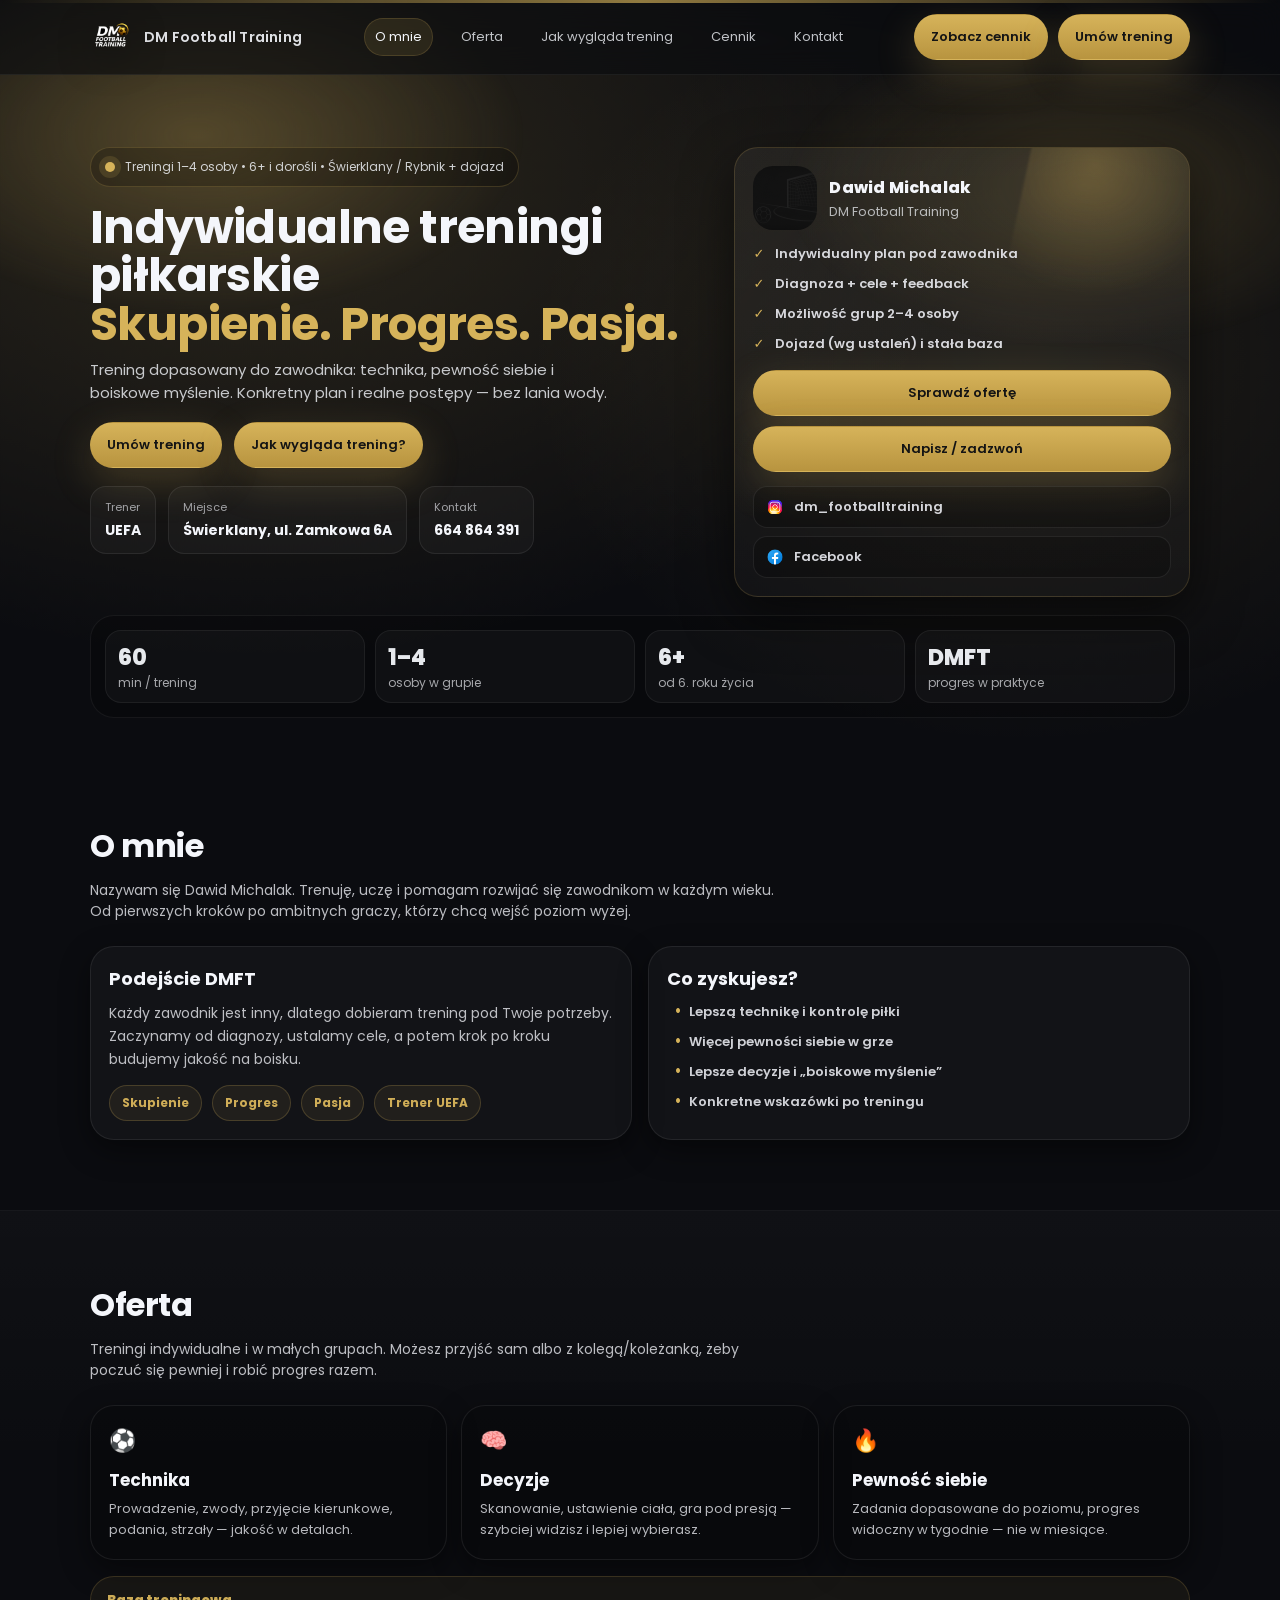
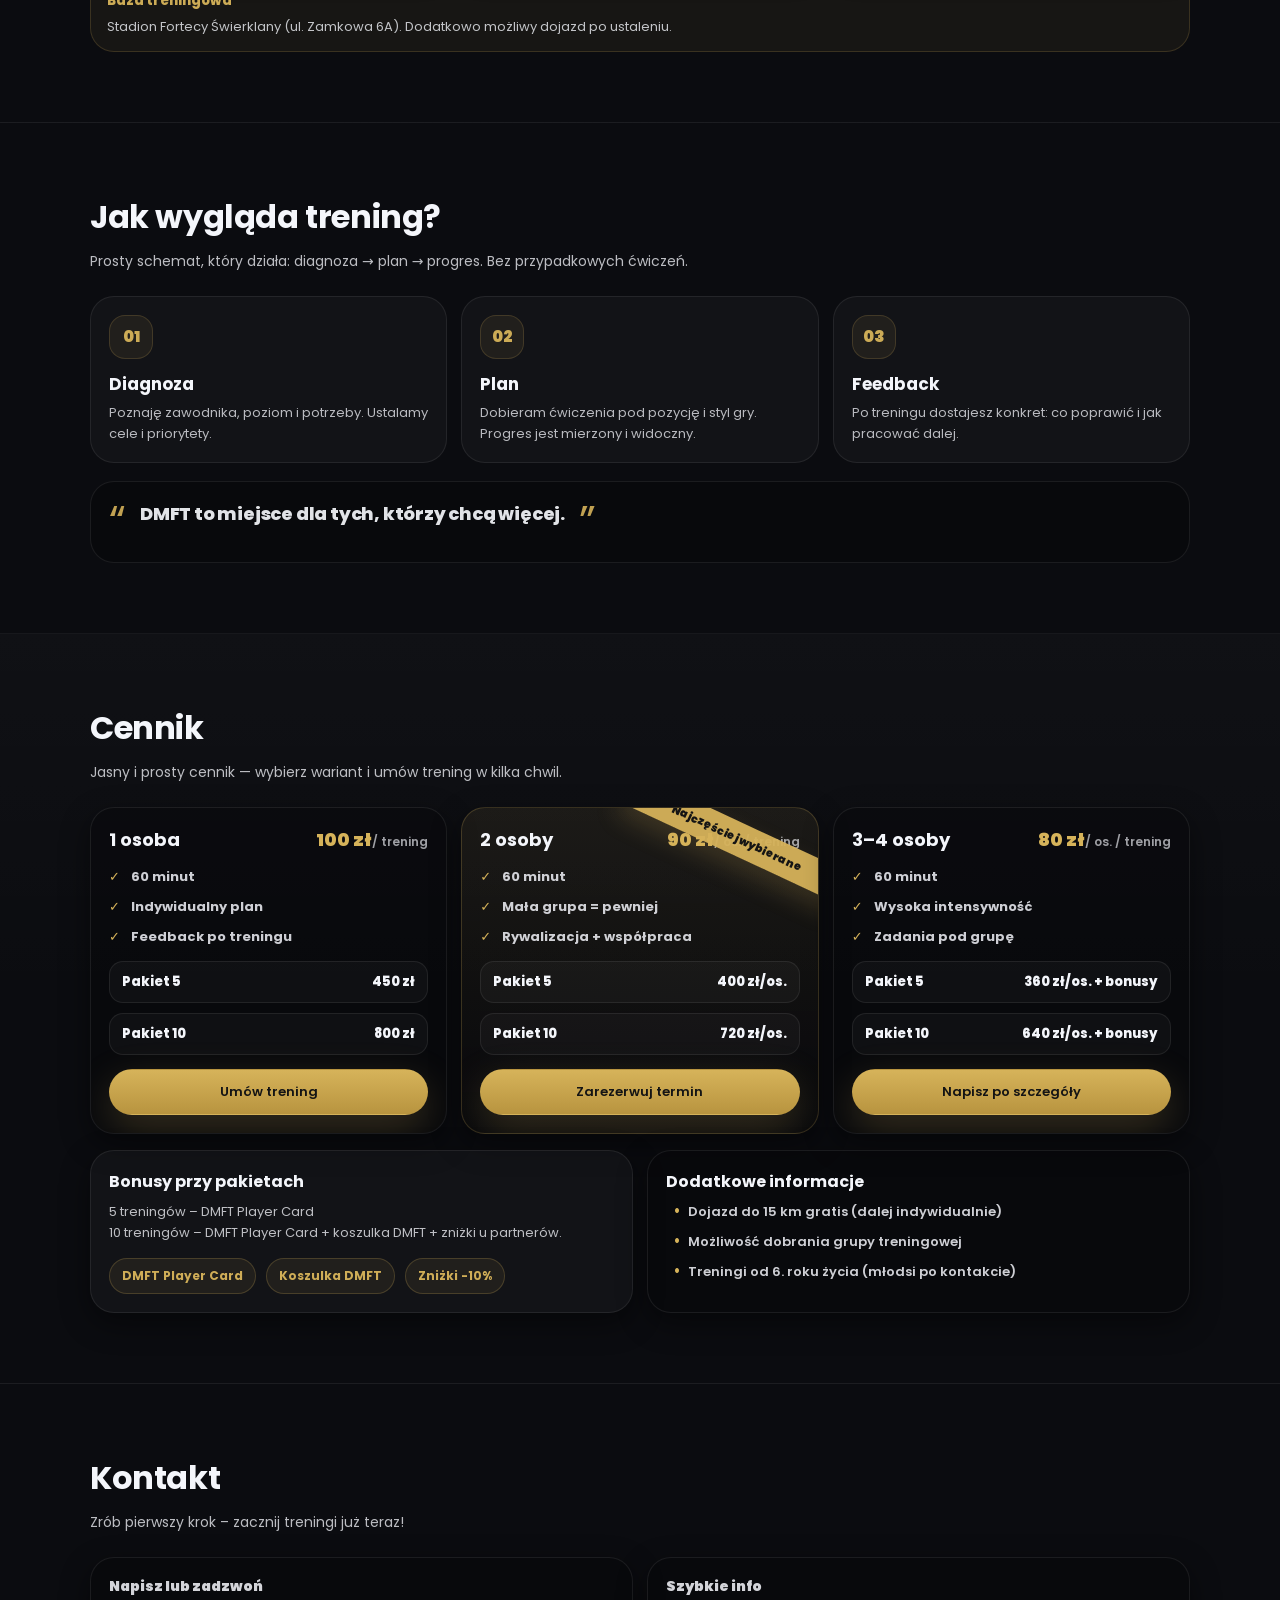
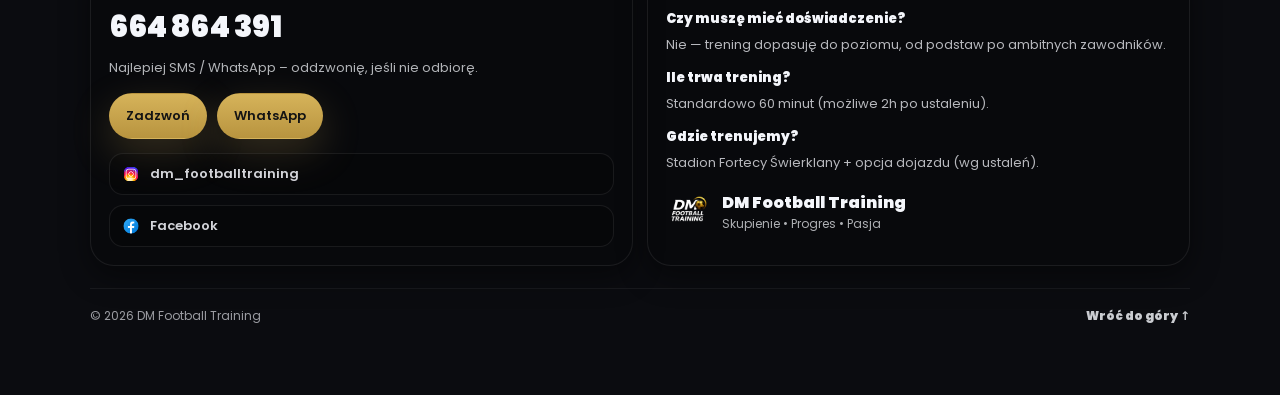
<file: index.html>
<!doctype html>
<html lang="pl">
<head>
  <meta charset="UTF-8" />
  <meta name="viewport" content="width=device-width,initial-scale=1" />
  <meta name="description" content="DMFT – Indywidualne treningi piłkarskie dla dzieci i dorosłych. Skupienie, progres, pasja. Świerklany / Rybnik + dojazd." />
  <title>DMFT – Indywidualne treningi piłkarskie z pasją</title>

  <!-- Open Graph -->
  <meta property="og:title" content="DMFT – Indywidualne treningi piłkarskie z pasją" />
  <meta property="og:description" content="Treningi piłkarskie 1–4 osoby • 6+ i dorośli • Świerklany / Rybnik + dojazd" />
  <meta property="og:type" content="website" />

  <!-- Fonts -->
  <link rel="preconnect" href="https://fonts.googleapis.com">
  <link rel="preconnect" href="https://fonts.gstatic.com" crossorigin>
  <link href="https://fonts.googleapis.com/css2?family=Poppins:wght@300;400;500;600;700&display=swap" rel="stylesheet">

  <!-- Favicon -->
  <link rel="icon" href="favicon.png" />

  <link rel="stylesheet" href="style.css?v=7" />
  <script defer src="script.js?v=7"></script>
</head>

<body>
  <div class="topline" aria-hidden="true"></div>

  <!-- NAV -->
  <header class="header" id="top">
    <div class="container nav">
      <a class="brand" href="#top" aria-label="DMFT home">
        <img src="logo.png" alt="DMFT logo" class="brand__logo" />
        <span class="brand__text">DM Football Training</span>
      </a>

      <nav class="menu" aria-label="Główne menu">
        <a class="menu__link" href="#o-mnie">O mnie</a>
        <a class="menu__link" href="#oferta">Oferta</a>
        <a class="menu__link" href="#jak-wyglada">Jak wygląda trening</a>
        <a class="menu__link" href="#cennik">Cennik</a>
        <a class="menu__link" href="#kontakt">Kontakt</a>
      </nav>

      <div class="nav__actions">
        <a class="btn btn--primary" href="#cennik">Zobacz cennik</a>
        <a class="btn btn--primary" href="#kontakt">Umów trening</a>
</div>
    </div>
  </header>

  <!-- HERO -->
  <main>
    <section class="hero">
      <div class="hero__bg" aria-hidden="true"></div>

      <div class="container hero__grid">
        <div class="hero__left reveal">
          <div class="pill">
            <span class="dot"></span>
            Treningi 1–4 osoby • 6+ i dorośli • Świerklany / Rybnik + dojazd
          </div>

          <h1 class="hero__title">
            Indywidualne treningi piłkarskie<br />
            <span class="gold">Skupienie. Progres. Pasja.</span>
          </h1>

          <p class="hero__text">
            Trening dopasowany do zawodnika: technika, pewność siebie i boiskowe myślenie.
            Konkretny plan i realne postępy — bez lania wody.
          </p>

          <div class="hero__cta">
            <a class="btn btn--primary" href="#kontakt">Umów trening</a>
            <a class="btn btn--primary" href="#jak-wyglada">Jak wygląda trening?</a>
          </div>

          <div class="hero__meta">
            <div class="metaCard">
              <div class="metaCard__kicker">Trener</div>
              <div class="metaCard__value">UEFA</div>
            </div>
            <div class="metaCard">
              <div class="metaCard__kicker">Miejsce</div>
              <div class="metaCard__value">Świerklany, ul. Zamkowa 6A</div>
            </div>
            <div class="metaCard">
              <div class="metaCard__kicker">Kontakt</div>
              <div class="metaCard__value">664 864 391</div>
            </div>
          </div>
        </div>

        <div class="hero__right reveal">
          <div class="glassCard">
            <div class="glassCard__top">
              <div class="avatar">
                <div class="avatar__ring"></div>
                <img src="chopek.png" alt="DMFT" />
              </div>
              <div>
                <div class="name">Dawid Michalak</div>
                <div class="role">DM Football Training</div>
              </div>
            </div>

            <div class="glassCard__list">
              <div class="tick">Indywidualny plan pod zawodnika</div>
              <div class="tick">Diagnoza + cele + feedback</div>
              <div class="tick">Możliwość grup 2–4 osoby</div>
              <div class="tick">Dojazd (wg ustaleń) i stała baza</div>
            </div>

            <div class="glassCard__buttons">
              <a class="btn btn--primary btn--full" href="#cennik">Sprawdź ofertę</a>
              <a class="btn btn--primary btn--full" href="#kontakt">Napisz / zadzwoń</a>
            </div>

            <div class="glassCard__social">
              <a class="social" href="https://www.instagram.com/dm_footballtraining/" target="_blank" rel="noreferrer">
                <img src="insta.png" alt="" /> dm_footballtraining
              </a>
              <a class="social" href="https://www.facebook.com/" target="_blank" rel="noreferrer">
                <img src="fb.png" alt="" /> Facebook
              </a>
            </div>
          </div>
        </div>
      </div>

      <div class="container hero__bottom">
        <div class="stats reveal">
          <div class="stats__item">
            <div class="stats__num">60</div>
            <div class="stats__label">min / trening</div>
          </div>
          <div class="stats__item">
            <div class="stats__num">1–4</div>
            <div class="stats__label">osoby w grupie</div>
          </div>
          <div class="stats__item">
            <div class="stats__num">6+</div>
            <div class="stats__label">od 6. roku życia</div>
          </div>
          <div class="stats__item">
            <div class="stats__num">DMFT</div>
            <div class="stats__label">progres w praktyce</div>
          </div>
        </div>
      </div>
    </section>

    <!-- O MNIE -->
    <section class="section" id="o-mnie">
      <div class="container">
        <div class="section__head reveal">
          <h2 class="section__title">O mnie</h2>
          <p class="section__lead">
            Nazywam się Dawid Michalak. Trenuję, uczę i pomagam rozwijać się zawodnikom w każdym wieku.
            Od pierwszych kroków po ambitnych graczy, którzy chcą wejść poziom wyżej.
          </p>
        </div>

        <div class="grid2">
          <div class="panel reveal">
            <h3 class="panel__title">Podejście DMFT</h3>
            <p class="panel__text">
              Każdy zawodnik jest inny, dlatego dobieram trening pod Twoje potrzeby.
              Zaczynamy od diagnozy, ustalamy cele, a potem krok po kroku budujemy jakość na boisku.
            </p>
            <div class="badges">
              <span class="badge badge--gold">Skupienie</span>
              <span class="badge badge--gold">Progres</span>
              <span class="badge badge--gold">Pasja</span>
              <span class="badge badge--gold">Trener UEFA</span>
            </div>
          </div>

          <div class="panel reveal">
            <h3 class="panel__title">Co zyskujesz?</h3>
            <div class="checklist">
              <div class="check">Lepszą technikę i kontrolę piłki</div>
              <div class="check">Więcej pewności siebie w grze</div>
              <div class="check">Lepsze decyzje i „boiskowe myślenie”</div>
              <div class="check">Konkretne wskazówki po treningu</div>
            </div>
          </div>
        </div>
      </div>
    </section>

    <!-- OFERTA -->
    <section class="section section--alt" id="oferta">
      <div class="container">
        <div class="section__head reveal">
          <h2 class="section__title">Oferta</h2>
          <p class="section__lead">
            Treningi indywidualne i w małych grupach. Możesz przyjść sam albo z kolegą/koleżanką,
            żeby poczuć się pewniej i robić progres razem.
          </p>
        </div>

        <div class="cards3">
          <article class="card reveal">
            <div class="card__icon">⚽</div>
            <h3 class="card__title">Technika</h3>
            <p class="card__text">Prowadzenie, zwody, przyjęcie kierunkowe, podania, strzały — jakość w detalach.</p>
          </article>

          <article class="card reveal">
            <div class="card__icon">🧠</div>
            <h3 class="card__title">Decyzje</h3>
            <p class="card__text">Skanowanie, ustawienie ciała, gra pod presją — szybciej widzisz i lepiej wybierasz.</p>
          </article>

          <article class="card reveal">
            <div class="card__icon">🔥</div>
            <h3 class="card__title">Pewność siebie</h3>
            <p class="card__text">Zadania dopasowane do poziomu, progres widoczny w tygodnie — nie w miesiące.</p>
          </article>
        </div>

        <div class="note reveal">
          <div class="note__title">Baza treningowa</div>
          <div class="note__text">
            Stadion Fortecy Świerklany (ul. Zamkowa 6A). Dodatkowo możliwy dojazd po ustaleniu.
          </div>
        </div>
      </div>
    </section>

    <!-- JAK WYGLĄDA -->
    <section class="section" id="jak-wyglada">
      <div class="container">
        <div class="section__head reveal">
          <h2 class="section__title">Jak wygląda trening?</h2>
          <p class="section__lead">
            Prosty schemat, który działa: diagnoza → plan → progres. Bez przypadkowych ćwiczeń.
          </p>
        </div>

        <div class="steps">
          <div class="step reveal">
            <div class="step__num">01</div>
            <h3 class="step__title">Diagnoza</h3>
            <p class="step__text">Poznaję zawodnika, poziom i potrzeby. Ustalamy cele i priorytety.</p>
          </div>

          <div class="step reveal">
            <div class="step__num">02</div>
            <h3 class="step__title">Plan</h3>
            <p class="step__text">Dobieram ćwiczenia pod pozycję i styl gry. Progres jest mierzony i widoczny.</p>
          </div>

          <div class="step reveal">
            <div class="step__num">03</div>
            <h3 class="step__title">Feedback</h3>
            <p class="step__text">Po treningu dostajesz konkret: co poprawić i jak pracować dalej.</p>
          </div>
        </div>

        <div class="quote reveal">
          <div class="quote__mark">“</div>
          <div class="quote__text">DMFT to miejsce dla tych, którzy chcą więcej.</div>
          <div class="quote__mark quote__mark--end">”</div>
        </div>
      </div>
    </section>

    <!-- CENNIK -->
    <section class="section section--alt" id="cennik">
      <div class="container">
        <div class="section__head reveal">
          <h2 class="section__title">Cennik</h2>
          <p class="section__lead">
            Jasny i prosty cennik — wybierz wariant i umów trening w kilka chwil.
          </p>
        </div>

        <div class="pricing">
          <article class="priceCard reveal">
            <div class="priceCard__top">
              <h3 class="priceCard__title">1 osoba</h3>
              <div class="priceCard__price"><span class="gold">100 zł</span><span class="muted">/ trening</span></div>
            </div>
            <div class="priceCard__list">
              <div class="bullet">60 minut</div>
              <div class="bullet">Indywidualny plan</div>
              <div class="bullet">Feedback po treningu</div>
            </div>
            <div class="priceCard__packs">
              <div class="pack"><span>Pakiet 5</span><span>450 zł</span></div>
              <div class="pack"><span>Pakiet 10</span><span>800 zł</span></div>
            </div>
            <a class="btn btn--primary btn--full" href="#kontakt">Umów trening</a>
          </article>

          <article class="priceCard priceCard--featured reveal">
            <div class="ribbon">Najczęściej wybierane</div>
            <div class="priceCard__top">
              <h3 class="priceCard__title">2 osoby</h3>
              <div class="priceCard__price"><span class="gold">90 zł</span><span class="muted">/ os. / trening</span></div>
            </div>
            <div class="priceCard__list">
              <div class="bullet">60 minut</div>
              <div class="bullet">Mała grupa = pewniej</div>
              <div class="bullet">Rywalizacja + współpraca</div>
            </div>
            <div class="priceCard__packs">
              <div class="pack"><span>Pakiet 5</span><span>400 zł/os.</span></div>
              <div class="pack"><span>Pakiet 10</span><span>720 zł/os.</span></div>
            </div>
            <a class="btn btn--primary btn--full" href="#kontakt">Zarezerwuj termin</a>
          </article>

          <article class="priceCard reveal">
            <div class="priceCard__top">
              <h3 class="priceCard__title">3–4 osoby</h3>
              <div class="priceCard__price"><span class="gold">80 zł</span><span class="muted">/ os. / trening</span></div>
            </div>
            <div class="priceCard__list">
              <div class="bullet">60 minut</div>
              <div class="bullet">Wysoka intensywność</div>
              <div class="bullet">Zadania pod grupę</div>
            </div>
            <div class="priceCard__packs">
              <div class="pack"><span>Pakiet 5</span><span>360 zł/os. + bonusy</span></div>
              <div class="pack"><span>Pakiet 10</span><span>640 zł/os. + bonusy</span></div>
            </div>
            <a class="btn btn--primary btn--full" href="#kontakt">Napisz po szczegóły</a>
          </article>
        </div>

        <div class="extras reveal">
          <div class="extras__card">
            <h3 class="extras__title">Bonusy przy pakietach</h3>
            <p class="extras__text">
              5 treningów – DMFT Player Card<br />10 treningów – DMFT Player Card + koszulka DMFT + zniżki u partnerów.
            </p>
            <div class="badges">
              <span class="badge badge--gold">DMFT Player Card</span>
              <span class="badge badge--gold">Koszulka DMFT</span>
              <span class="badge badge--gold">Zniżki -10%</span>
            </div>
          </div>

          <div class="extras__card extras__card--thin">
            <h3 class="extras__title">Dodatkowe informacje</h3>
            <div class="checklist">
              <div class="check">Dojazd do 15 km gratis (dalej indywidualnie)</div>
              <div class="check">Możliwość dobrania grupy treningowej</div>
              <div class="check">Treningi od 6. roku życia (młodsi po kontakcie)</div>
            </div>
          </div>
        </div>
      </div>
    </section>

    <!-- KONTAKT -->
    <section class="section" id="kontakt">
      <div class="container">
        <div class="section__head reveal">
          <h2 class="section__title">Kontakt</h2>
          <p class="section__lead">Zrób pierwszy krok – zacznij treningi już teraz!</p>
        </div>

        <div class="contact">
          <div class="contact__card reveal">
            <div class="contact__title">Napisz lub zadzwoń</div>
            <div class="contact__big">664 864 391</div>
            <div class="contact__small">Najlepiej SMS / WhatsApp – oddzwonię, jeśli nie odbiorę.</div>

            <div class="contact__buttons">
              <a class="btn btn--primary" href="tel:+48664864391">Zadzwoń</a>
              <a class="btn btn--primary" href="https://wa.me/48664864391" target="_blank" rel="noreferrer">WhatsApp</a>
            </div>

            <div class="contact__social">
              <a class="social" href="https://www.instagram.com/dm_footballtraining/" target="_blank" rel="noreferrer">
                <img src="insta.png" alt="" /> dm_footballtraining
              </a>
              <a class="social" href="https://www.facebook.com/" target="_blank" rel="noreferrer">
                <img src="fb.png" alt="" /> Facebook
              </a>
            </div>
          </div>

          <div class="contact__card reveal">
            <div class="contact__title">Szybkie info</div>
            <div class="miniFaq">
              <div class="miniFaq__item">
                <div class="miniFaq__q">Czy muszę mieć doświadczenie?</div>
                <div class="miniFaq__a">Nie — trening dopasuję do poziomu, od podstaw po ambitnych zawodników.</div>
              </div>
              <div class="miniFaq__item">
                <div class="miniFaq__q">Ile trwa trening?</div>
                <div class="miniFaq__a">Standardowo 60 minut (możliwe 2h po ustaleniu).</div>
              </div>
              <div class="miniFaq__item">
                <div class="miniFaq__q">Gdzie trenujemy?</div>
                <div class="miniFaq__a">Stadion Fortecy Świerklany + opcja dojazdu (wg ustaleń).</div>
              </div>
            </div>

            <div class="footerMark">
              <img src="logo.png" alt="DMFT" />
              <div>
                <div class="footerMark__title">DM Football Training</div>
                <div class="footerMark__sub">Skupienie • Progres • Pasja</div>
              </div>
            </div>
          </div>
        </div>

        <footer class="footer">
          <div>© <span id="year"></span> DM Football Training</div>
          <a class="toTop" href="#top">Wróć do góry ↑</a>
        </footer>
      </div>
    </section>
  </main>
</body>
</html>
</file>
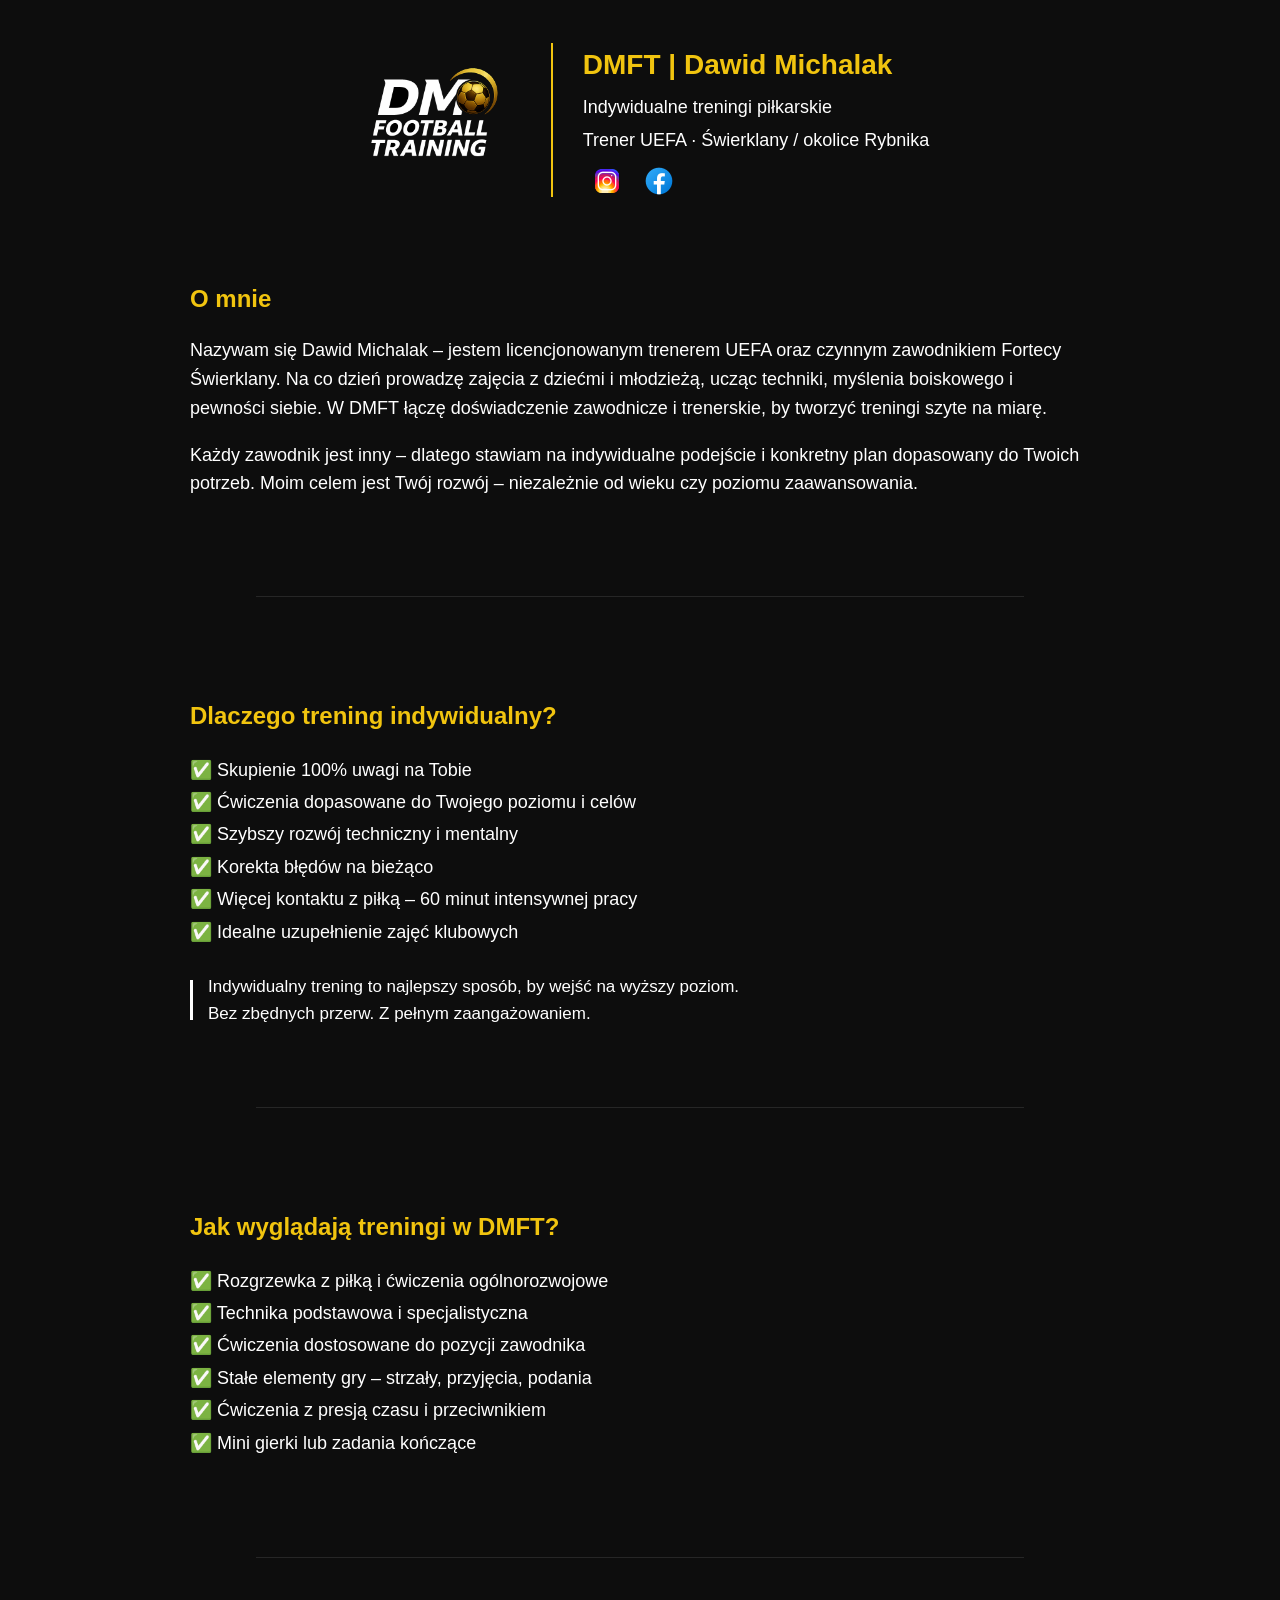
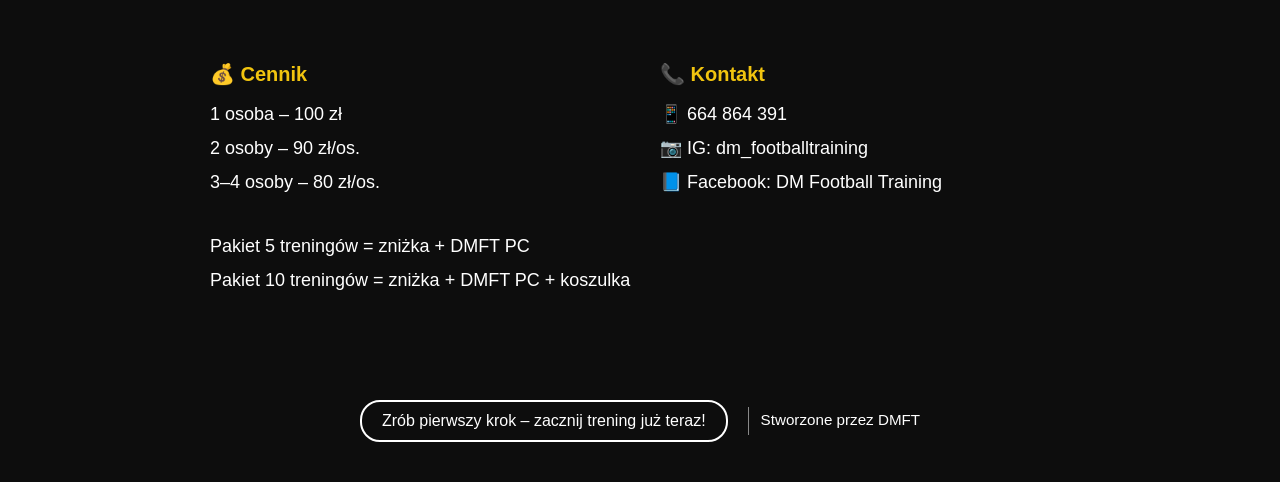
<file: index (1).html>
<!DOCTYPE html>
<html lang="pl">
<head>
  <meta charset="UTF-8">
  <meta name="viewport" content="width=device-width, initial-scale=1.0">

  <!-- META TAGI DMFT -->
  <title>DMFT – Indywidualne treningi piłkarskie z pasją</title>
  <meta name="description" content="DMFT | Dawid Michalak – indywidualne treningi piłkarskie dla dzieci i dorosłych. Trener UEFA, Świerklany / okolice Rybnika. Skupienie · Progres · Pasja.">
  <meta name="keywords" content="treningi piłkarskie, trener UEFA, Dawid Michalak, DMFT, Świerklany, Rybnik, indywidualne treningi, piłka nożna, szkolenie piłkarskie, trening dla dzieci, trening dla dorosłych">
  <meta name="author" content="DM Football Training">

  <!-- FAVICON -->
  <link rel="icon" href="logo.png" type="image/png">

  <!-- OPEN GRAPH -->
  <meta property="og:title" content="DMFT – Indywidualne treningi piłkarskie z pasją">
  <meta property="og:description" content="Treningi indywidualne dla dzieci i dorosłych | Dawid Michalak – Trener UEFA | Świerklany / okolice Rybnika">
  <meta property="og:image" content="https://www.dmft.pl/logo.png">
  <meta property="og:url" content="https://www.dmft.pl">
  <meta property="og:type" content="website">
  <meta property="og:site_name" content="DM Football Training">

  <!-- TWITTER CARD -->
  <meta name="twitter:card" content="summary_large_image">
  <meta name="twitter:title" content="DMFT – Indywidualne treningi piłkarskie z pasją">
  <meta name="twitter:description" content="Treningi indywidualne z Dawidem Michalakiem – Trener UEFA | Świerklany / okolice Rybnika">
  <meta name="twitter:image" content="https://www.dmft.pl/logo.png">

  <style>
    h2 { font-size: 28px; }
    p { font-size: 18px; }
    body {
      background-color: #0d0d0d;
      color: #ffffff;
      font-family: Arial, sans-serif;
      margin: 0;
      padding: 0;
      line-height: 1.6;
    }
    header {
      display: flex;
      align-items: center;
      justify-content: center;
      padding: 40px 20px 20px;
      gap: 40px;
    }
    header img { height: 160px; }
    .header-text { border-left: 2px solid #f1c40f; padding-left: 30px; }
    .header-text h1 { font-size: 28px; color: #f1c40f; margin: 0; }
    .header-text p { margin: 5px 0; font-size: 18px; }
    section { padding: 40px 20px; max-width: 900px; margin: 0 auto; }
    h2 { color: #f1c40f; font-size: 24px; margin-bottom: 10px; }
    hr { border: none; border-top: 1px solid rgba(255, 255, 255, 0.1); margin: 40px auto; width: 60%; }
    .price-contact { display: flex; justify-content: space-between; flex-wrap: wrap; padding-top: 20px; }
    .price-contact > div { flex: 1; padding: 20px; min-width: 280px; }
    .price-contact h3 { color: #f1c40f; font-size: 20px; margin-bottom: 10px; }
    .price-contact p { margin: 5px 0; }
    .contact p { font-size: 18px; }
    .cta-button {
      display: inline-block; padding: 12px 24px; margin-top: 20px;
      font-size: 16px; font-weight: 600; color: white; border: 2px solid white;
      border-radius: 30px; text-decoration: none; transition: 0.3s;
    }
    .cta-button:hover { background-color: white; color: black; }
    .button-container { text-align: center; margin-top: 30px; }
  </style>
</head>
<body>
<header>
  <img src="logo.png" alt="Logo DMFT">
  <div class="header-text">
    <h1>DMFT | Dawid Michalak</h1>
    <p>Indywidualne treningi piłkarskie</p>
    <p>Trener UEFA · Świerklany / okolice Rybnika</p>
    <div style="margin-top: 10px;">
      <a href="https://www.instagram.com/dm_footballtraining" target="_blank" style="display: inline-block; margin: 0 8px;">
        <img src="insta.png" alt="Instagram" style="height: 32px; vertical-align: middle;">
      </a>
      <a href="https://www.facebook.com" target="_blank" style="display: inline-block; margin: 0 8px;">
        <img src="fb.png" alt="Facebook" style="height: 32px; vertical-align: middle;">
      </a>
    </div>
  </div>
</header>

<section>
  <h2>O mnie</h2>
  <p>Nazywam się Dawid Michalak – jestem licencjonowanym trenerem UEFA oraz czynnym zawodnikiem Fortecy Świerklany. Na co dzień prowadzę zajęcia z dziećmi i młodzieżą, ucząc techniki, myślenia boiskowego i pewności siebie. W DMFT łączę doświadczenie zawodnicze i trenerskie, by tworzyć treningi szyte na miarę.</p>
  <p>Każdy zawodnik jest inny – dlatego stawiam na indywidualne podejście i konkretny plan dopasowany do Twoich potrzeb. Moim celem jest Twój rozwój – niezależnie od wieku czy poziomu zaawansowania.</p>
</section>

<hr/>

<section>
  <div class="section">
    <h2 class="section-title">Dlaczego trening indywidualny?</h2>
    <div class="text-content">
      <ul style="list-style: none; padding-left: 0; line-height: 1.8em; font-size: 18px;">
        <li>✅ Skupienie 100% uwagi na Tobie</li>
        <li>✅ Ćwiczenia dopasowane do Twojego poziomu i celów</li>
        <li>✅ Szybszy rozwój techniczny i mentalny</li>
        <li>✅ Korekta błędów na bieżąco</li>
        <li>✅ Więcej kontaktu z piłką – 60 minut intensywnej pracy</li>
        <li>✅ Idealne uzupełnienie zajęć klubowych</li>
      </ul>
      <div style="display: flex; align-items: center; margin-top: 25px; max-width: 700px;">
        <div style="width: 3px; height: 40px; background-color: #ffffff; margin-right: 15px;"></div>
        <p style="margin: 0; font-size: 17px; line-height: 1.6;">
          Indywidualny trening to najlepszy sposób, by wejść na wyższy poziom.<br>
          Bez zbędnych przerw. Z pełnym zaangażowaniem.
        </p>
      </div>
    </div>
  </div>
</section>

<hr/>

<section>
  <div class="section">
    <h2 class="section-title">Jak wyglądają treningi w DMFT?</h2>
    <div class="text-content">
      <ul style="list-style: none; padding-left: 0; line-height: 1.8em; font-size: 18px;">
        <li>✅ Rozgrzewka z piłką i ćwiczenia ogólnorozwojowe</li>
        <li>✅ Technika podstawowa i specjalistyczna</li>
        <li>✅ Ćwiczenia dostosowane do pozycji zawodnika</li>
        <li>✅ Stałe elementy gry – strzały, przyjęcia, podania</li>
        <li>✅ Ćwiczenia z presją czasu i przeciwnikiem</li>
        <li>✅ Mini gierki lub zadania kończące</li>
      </ul>
    </div>
  </div>
</section>

<hr/>

<section class="price-contact">
  <div class="prices">
    <h3>💰 Cennik</h3>
    <p>1 osoba – 100 zł</p>
    <p>2 osoby – 90 zł/os.</p>
    <p>3–4 osoby – 80 zł/os.</p>
    <br/>
    <p style="white-space: nowrap;">Pakiet 5 treningów = zniżka + DMFT PC</p>
    <p style="white-space: nowrap;">Pakiet 10 treningów = zniżka + DMFT PC + koszulka</p>
  </div>
  <div class="contact">
    <h3>📞 Kontakt</h3>
    <p>📱 664 864 391</p>
    <p>📷 IG: dm_footballtraining</p>
    <p>📘 Facebook: DM Football Training</p>
  </div>
</section>

<footer style="margin-top: 40px; margin-bottom: 40px; text-align: center;">
  <div style="display: flex; justify-content: center; align-items: center; gap: 20px; flex-wrap: wrap;">
    <button style="background: none; border: 2px solid white; padding: 10px 20px; border-radius: 20px; color: white; font-size: 1rem; cursor: pointer;">
      Zrób pierwszy krok – zacznij trening już teraz!
    </button>
    <div style="display: flex; align-items: center; gap: 12px;">
      <div style="height: 28px; width: 1px; background-color: #888;"></div>
      <span style="color: white; font-size: 0.95rem;">Stworzone przez DMFT</span>
    </div>
  </div>
</footer>
</body>
</html>
</file>
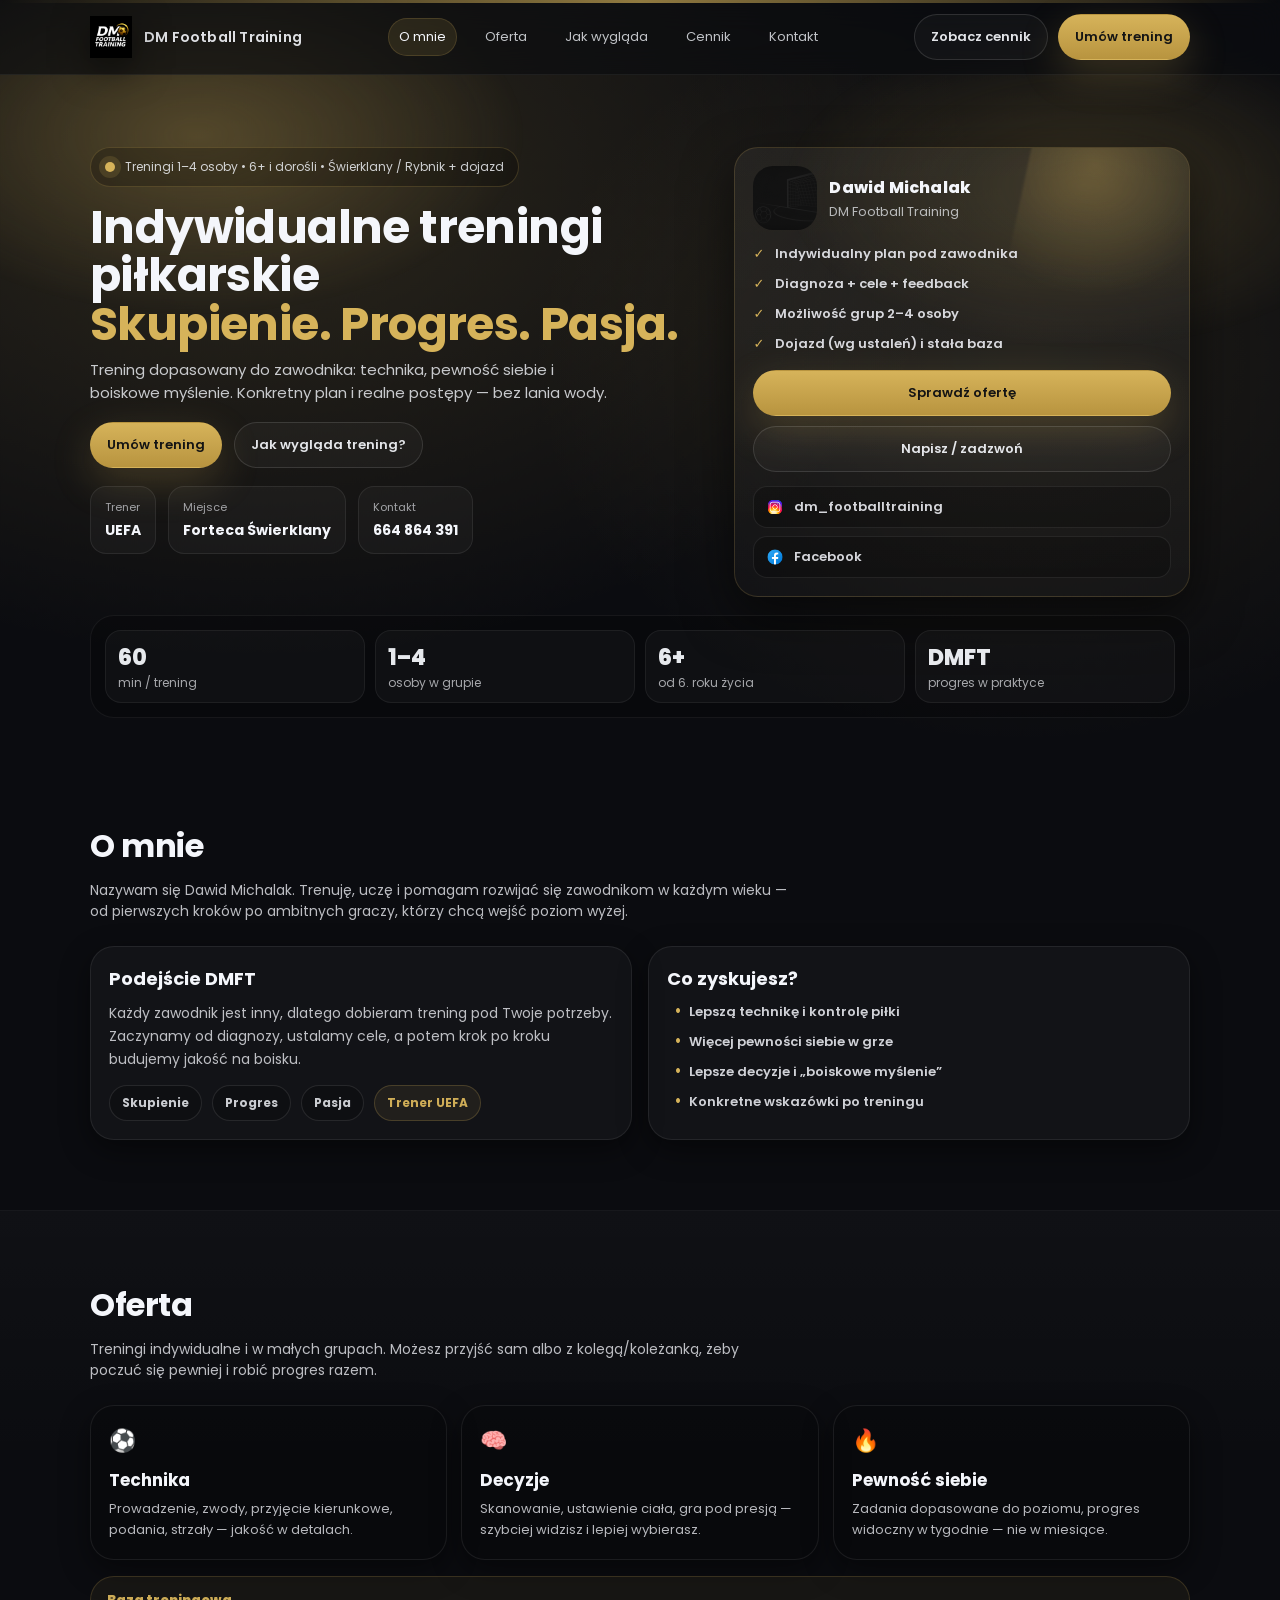
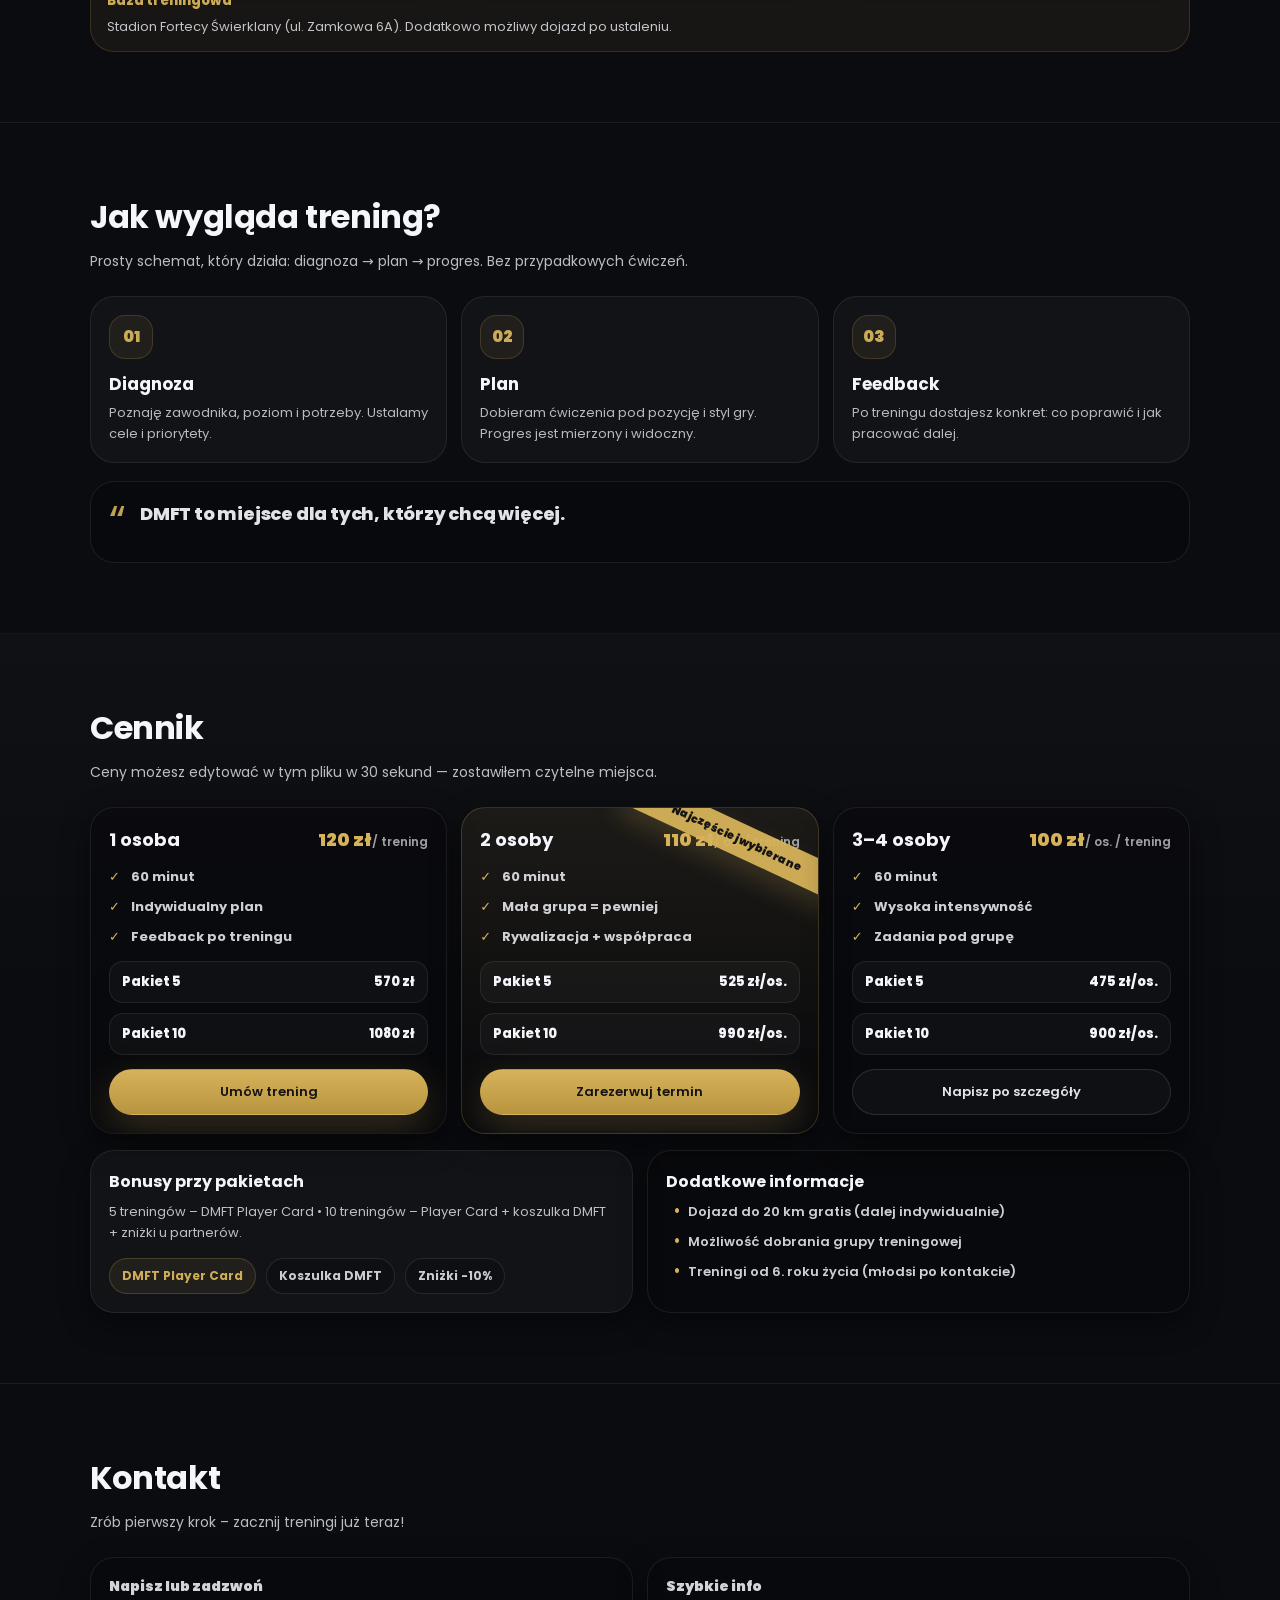
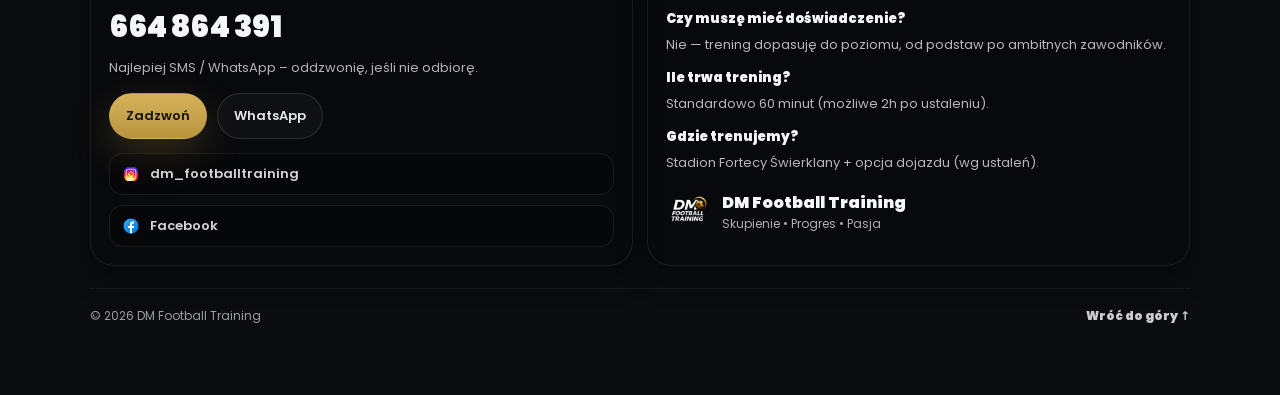
<file: index.html.html>
<!doctype html>
<html lang="pl">
<head>
  <meta charset="UTF-8" />
  <meta name="viewport" content="width=device-width,initial-scale=1" />
  <meta name="description" content="DMFT – Indywidualne treningi piłkarskie dla dzieci i dorosłych. Skupienie, progres, pasja. Świerklany / Rybnik + dojazd." />
  <title>DMFT – Indywidualne treningi piłkarskie z pasją</title>

  <!-- Open Graph -->
  <meta property="og:title" content="DMFT – Indywidualne treningi piłkarskie z pasją" />
  <meta property="og:description" content="Treningi piłkarskie 1–4 osoby • 6+ i dorośli • Świerklany / Rybnik + dojazd" />
  <meta property="og:type" content="website" />

  <!-- Fonts -->
  <link rel="preconnect" href="https://fonts.googleapis.com">
  <link rel="preconnect" href="https://fonts.gstatic.com" crossorigin>
  <link href="https://fonts.googleapis.com/css2?family=Poppins:wght@300;400;500;600;700&display=swap" rel="stylesheet">

  <!-- Favicon -->
  <link rel="icon" href="favicon.png" />

  <link rel="stylesheet" href="style.css" />
  <script defer src="script.js"></script>
</head>

<body>
  <div class="topline" aria-hidden="true"></div>

  <!-- NAV -->
  <header class="header" id="top">
    <div class="container nav">
      <a class="brand" href="#top" aria-label="DMFT home">
        <img src="logo2.png" alt="DMFT logo" class="brand__logo" />
        <span class="brand__text">DM Football Training</span>
      </a>

      <nav class="menu" aria-label="Główne menu">
        <a class="menu__link" href="#o-mnie">O mnie</a>
        <a class="menu__link" href="#oferta">Oferta</a>
        <a class="menu__link" href="#jak-wyglada">Jak wygląda</a>
        <a class="menu__link" href="#cennik">Cennik</a>
        <a class="menu__link" href="#kontakt">Kontakt</a>
      </nav>

      <div class="nav__actions">
        <a class="btn btn--ghost" href="#cennik">Zobacz cennik</a>
        <a class="btn btn--primary" href="#kontakt">Umów trening</a>
        <button class="burger" type="button" aria-label="Otwórz menu" aria-expanded="false">
          <span></span><span></span><span></span>
        </button>
      </div>
    </div>

    <!-- Mobile drawer -->
    <div class="drawer" data-drawer>
      <div class="drawer__inner">
        <a class="drawer__link" href="#o-mnie">O mnie</a>
        <a class="drawer__link" href="#oferta">Oferta</a>
        <a class="drawer__link" href="#jak-wyglada">Jak wygląda</a>
        <a class="drawer__link" href="#cennik">Cennik</a>
        <a class="drawer__link" href="#kontakt">Kontakt</a>
        <div class="drawer__cta">
          <a class="btn btn--primary btn--full" href="#kontakt">Umów trening</a>
          <a class="btn btn--ghost btn--full" href="#cennik">Zobacz cennik</a>
        </div>
        <div class="drawer__social">
          <a class="iconlink" href="https://www.instagram.com/dm_footballtraining/" target="_blank" rel="noreferrer">
            <img src="insta.png" alt="" /> Instagram
          </a>
          <a class="iconlink" href="https://www.facebook.com/" target="_blank" rel="noreferrer">
            <img src="fb.png" alt="" /> Facebook
          </a>
        </div>
      </div>
    </div>
  </header>

  <!-- HERO -->
  <main>
    <section class="hero">
      <div class="hero__bg" aria-hidden="true"></div>

      <div class="container hero__grid">
        <div class="hero__left reveal">
          <div class="pill">
            <span class="dot"></span>
            Treningi 1–4 osoby • 6+ i dorośli • Świerklany / Rybnik + dojazd
          </div>

          <h1 class="hero__title">
            Indywidualne treningi piłkarskie<br />
            <span class="gold">Skupienie. Progres. Pasja.</span>
          </h1>

          <p class="hero__text">
            Trening dopasowany do zawodnika: technika, pewność siebie i boiskowe myślenie.
            Konkretny plan i realne postępy — bez lania wody.
          </p>

          <div class="hero__cta">
            <a class="btn btn--primary" href="#kontakt">Umów trening</a>
            <a class="btn btn--ghost" href="#jak-wyglada">Jak wygląda trening?</a>
          </div>

          <div class="hero__meta">
            <div class="metaCard">
              <div class="metaCard__kicker">Trener</div>
              <div class="metaCard__value">UEFA</div>
            </div>
            <div class="metaCard">
              <div class="metaCard__kicker">Miejsce</div>
              <div class="metaCard__value">Forteca Świerklany</div>
            </div>
            <div class="metaCard">
              <div class="metaCard__kicker">Kontakt</div>
              <div class="metaCard__value">664 864 391</div>
            </div>
          </div>
        </div>

        <div class="hero__right reveal">
          <div class="glassCard">
            <div class="glassCard__top">
              <div class="avatar">
                <div class="avatar__ring"></div>
                <img src="chopek.png" alt="DMFT" />
              </div>
              <div>
                <div class="name">Dawid Michalak</div>
                <div class="role">DM Football Training</div>
              </div>
            </div>

            <div class="glassCard__list">
              <div class="tick">Indywidualny plan pod zawodnika</div>
              <div class="tick">Diagnoza + cele + feedback</div>
              <div class="tick">Możliwość grup 2–4 osoby</div>
              <div class="tick">Dojazd (wg ustaleń) i stała baza</div>
            </div>

            <div class="glassCard__buttons">
              <a class="btn btn--primary btn--full" href="#cennik">Sprawdź ofertę</a>
              <a class="btn btn--ghost btn--full" href="#kontakt">Napisz / zadzwoń</a>
            </div>

            <div class="glassCard__social">
              <a class="social" href="https://www.instagram.com/dm_footballtraining/" target="_blank" rel="noreferrer">
                <img src="insta.png" alt="" /> dm_footballtraining
              </a>
              <a class="social" href="https://www.facebook.com/" target="_blank" rel="noreferrer">
                <img src="fb.png" alt="" /> Facebook
              </a>
            </div>
          </div>
        </div>
      </div>

      <div class="container hero__bottom">
        <div class="stats reveal">
          <div class="stats__item">
            <div class="stats__num">60</div>
            <div class="stats__label">min / trening</div>
          </div>
          <div class="stats__item">
            <div class="stats__num">1–4</div>
            <div class="stats__label">osoby w grupie</div>
          </div>
          <div class="stats__item">
            <div class="stats__num">6+</div>
            <div class="stats__label">od 6. roku życia</div>
          </div>
          <div class="stats__item">
            <div class="stats__num">DMFT</div>
            <div class="stats__label">progres w praktyce</div>
          </div>
        </div>
      </div>
    </section>

    <!-- O MNIE -->
    <section class="section" id="o-mnie">
      <div class="container">
        <div class="section__head reveal">
          <h2 class="section__title">O mnie</h2>
          <p class="section__lead">
            Nazywam się Dawid Michalak. Trenuję, uczę i pomagam rozwijać się zawodnikom w każdym wieku —
            od pierwszych kroków po ambitnych graczy, którzy chcą wejść poziom wyżej.
          </p>
        </div>

        <div class="grid2">
          <div class="panel reveal">
            <h3 class="panel__title">Podejście DMFT</h3>
            <p class="panel__text">
              Każdy zawodnik jest inny, dlatego dobieram trening pod Twoje potrzeby.
              Zaczynamy od diagnozy, ustalamy cele, a potem krok po kroku budujemy jakość na boisku.
            </p>
            <div class="badges">
              <span class="badge">Skupienie</span>
              <span class="badge">Progres</span>
              <span class="badge">Pasja</span>
              <span class="badge badge--gold">Trener UEFA</span>
            </div>
          </div>

          <div class="panel reveal">
            <h3 class="panel__title">Co zyskujesz?</h3>
            <div class="checklist">
              <div class="check">Lepszą technikę i kontrolę piłki</div>
              <div class="check">Więcej pewności siebie w grze</div>
              <div class="check">Lepsze decyzje i „boiskowe myślenie”</div>
              <div class="check">Konkretne wskazówki po treningu</div>
            </div>
          </div>
        </div>
      </div>
    </section>

    <!-- OFERTA -->
    <section class="section section--alt" id="oferta">
      <div class="container">
        <div class="section__head reveal">
          <h2 class="section__title">Oferta</h2>
          <p class="section__lead">
            Treningi indywidualne i w małych grupach. Możesz przyjść sam albo z kolegą/koleżanką,
            żeby poczuć się pewniej i robić progres razem.
          </p>
        </div>

        <div class="cards3">
          <article class="card reveal">
            <div class="card__icon">⚽</div>
            <h3 class="card__title">Technika</h3>
            <p class="card__text">Prowadzenie, zwody, przyjęcie kierunkowe, podania, strzały — jakość w detalach.</p>
          </article>

          <article class="card reveal">
            <div class="card__icon">🧠</div>
            <h3 class="card__title">Decyzje</h3>
            <p class="card__text">Skanowanie, ustawienie ciała, gra pod presją — szybciej widzisz i lepiej wybierasz.</p>
          </article>

          <article class="card reveal">
            <div class="card__icon">🔥</div>
            <h3 class="card__title">Pewność siebie</h3>
            <p class="card__text">Zadania dopasowane do poziomu, progres widoczny w tygodnie — nie w miesiące.</p>
          </article>
        </div>

        <div class="note reveal">
          <div class="note__title">Baza treningowa</div>
          <div class="note__text">
            Stadion Fortecy Świerklany (ul. Zamkowa 6A). Dodatkowo możliwy dojazd po ustaleniu.
          </div>
        </div>
      </div>
    </section>

    <!-- JAK WYGLĄDA -->
    <section class="section" id="jak-wyglada">
      <div class="container">
        <div class="section__head reveal">
          <h2 class="section__title">Jak wygląda trening?</h2>
          <p class="section__lead">
            Prosty schemat, który działa: diagnoza → plan → progres. Bez przypadkowych ćwiczeń.
          </p>
        </div>

        <div class="steps">
          <div class="step reveal">
            <div class="step__num">01</div>
            <h3 class="step__title">Diagnoza</h3>
            <p class="step__text">Poznaję zawodnika, poziom i potrzeby. Ustalamy cele i priorytety.</p>
          </div>

          <div class="step reveal">
            <div class="step__num">02</div>
            <h3 class="step__title">Plan</h3>
            <p class="step__text">Dobieram ćwiczenia pod pozycję i styl gry. Progres jest mierzony i widoczny.</p>
          </div>

          <div class="step reveal">
            <div class="step__num">03</div>
            <h3 class="step__title">Feedback</h3>
            <p class="step__text">Po treningu dostajesz konkret: co poprawić i jak pracować dalej.</p>
          </div>
        </div>

        <div class="quote reveal">
          <div class="quote__mark">“</div>
          <div class="quote__text">DMFT to miejsce dla tych, którzy chcą więcej.</div>
        </div>
      </div>
    </section>

    <!-- CENNIK -->
    <section class="section section--alt" id="cennik">
      <div class="container">
        <div class="section__head reveal">
          <h2 class="section__title">Cennik</h2>
          <p class="section__lead">
            Ceny możesz edytować w tym pliku w 30 sekund — zostawiłem czytelne miejsca.
          </p>
        </div>

        <div class="pricing">
          <article class="priceCard reveal">
            <div class="priceCard__top">
              <h3 class="priceCard__title">1 osoba</h3>
              <div class="priceCard__price"><span class="gold">120 zł</span><span class="muted">/ trening</span></div>
            </div>
            <div class="priceCard__list">
              <div class="bullet">60 minut</div>
              <div class="bullet">Indywidualny plan</div>
              <div class="bullet">Feedback po treningu</div>
            </div>
            <div class="priceCard__packs">
              <div class="pack"><span>Pakiet 5</span><span>570 zł</span></div>
              <div class="pack"><span>Pakiet 10</span><span>1080 zł</span></div>
            </div>
            <a class="btn btn--primary btn--full" href="#kontakt">Umów trening</a>
          </article>

          <article class="priceCard priceCard--featured reveal">
            <div class="ribbon">Najczęściej wybierane</div>
            <div class="priceCard__top">
              <h3 class="priceCard__title">2 osoby</h3>
              <div class="priceCard__price"><span class="gold">110 zł</span><span class="muted">/ os. / trening</span></div>
            </div>
            <div class="priceCard__list">
              <div class="bullet">60 minut</div>
              <div class="bullet">Mała grupa = pewniej</div>
              <div class="bullet">Rywalizacja + współpraca</div>
            </div>
            <div class="priceCard__packs">
              <div class="pack"><span>Pakiet 5</span><span>525 zł/os.</span></div>
              <div class="pack"><span>Pakiet 10</span><span>990 zł/os.</span></div>
            </div>
            <a class="btn btn--primary btn--full" href="#kontakt">Zarezerwuj termin</a>
          </article>

          <article class="priceCard reveal">
            <div class="priceCard__top">
              <h3 class="priceCard__title">3–4 osoby</h3>
              <div class="priceCard__price"><span class="gold">100 zł</span><span class="muted">/ os. / trening</span></div>
            </div>
            <div class="priceCard__list">
              <div class="bullet">60 minut</div>
              <div class="bullet">Wysoka intensywność</div>
              <div class="bullet">Zadania pod grupę</div>
            </div>
            <div class="priceCard__packs">
              <div class="pack"><span>Pakiet 5</span><span>475 zł/os.</span></div>
              <div class="pack"><span>Pakiet 10</span><span>900 zł/os.</span></div>
            </div>
            <a class="btn btn--ghost btn--full" href="#kontakt">Napisz po szczegóły</a>
          </article>
        </div>

        <div class="extras reveal">
          <div class="extras__card">
            <h3 class="extras__title">Bonusy przy pakietach</h3>
            <p class="extras__text">
              5 treningów – DMFT Player Card • 10 treningów – Player Card + koszulka DMFT + zniżki u partnerów.
            </p>
            <div class="badges">
              <span class="badge badge--gold">DMFT Player Card</span>
              <span class="badge">Koszulka DMFT</span>
              <span class="badge">Zniżki -10%</span>
            </div>
          </div>

          <div class="extras__card extras__card--thin">
            <h3 class="extras__title">Dodatkowe informacje</h3>
            <div class="checklist">
              <div class="check">Dojazd do 20 km gratis (dalej indywidualnie)</div>
              <div class="check">Możliwość dobrania grupy treningowej</div>
              <div class="check">Treningi od 6. roku życia (młodsi po kontakcie)</div>
            </div>
          </div>
        </div>
      </div>
    </section>

    <!-- KONTAKT -->
    <section class="section" id="kontakt">
      <div class="container">
        <div class="section__head reveal">
          <h2 class="section__title">Kontakt</h2>
          <p class="section__lead">Zrób pierwszy krok – zacznij treningi już teraz!</p>
        </div>

        <div class="contact">
          <div class="contact__card reveal">
            <div class="contact__title">Napisz lub zadzwoń</div>
            <div class="contact__big">664 864 391</div>
            <div class="contact__small">Najlepiej SMS / WhatsApp – oddzwonię, jeśli nie odbiorę.</div>

            <div class="contact__buttons">
              <a class="btn btn--primary" href="tel:+48664864391">Zadzwoń</a>
              <a class="btn btn--ghost" href="https://wa.me/48664864391" target="_blank" rel="noreferrer">WhatsApp</a>
            </div>

            <div class="contact__social">
              <a class="social" href="https://www.instagram.com/dm_footballtraining/" target="_blank" rel="noreferrer">
                <img src="insta.png" alt="" /> dm_footballtraining
              </a>
              <a class="social" href="https://www.facebook.com/" target="_blank" rel="noreferrer">
                <img src="fb.png" alt="" /> Facebook
              </a>
            </div>
          </div>

          <div class="contact__card reveal">
            <div class="contact__title">Szybkie info</div>
            <div class="miniFaq">
              <div class="miniFaq__item">
                <div class="miniFaq__q">Czy muszę mieć doświadczenie?</div>
                <div class="miniFaq__a">Nie — trening dopasuję do poziomu, od podstaw po ambitnych zawodników.</div>
              </div>
              <div class="miniFaq__item">
                <div class="miniFaq__q">Ile trwa trening?</div>
                <div class="miniFaq__a">Standardowo 60 minut (możliwe 2h po ustaleniu).</div>
              </div>
              <div class="miniFaq__item">
                <div class="miniFaq__q">Gdzie trenujemy?</div>
                <div class="miniFaq__a">Stadion Fortecy Świerklany + opcja dojazdu (wg ustaleń).</div>
              </div>
            </div>

            <div class="footerMark">
              <img src="logo.png" alt="DMFT" />
              <div>
                <div class="footerMark__title">DM Football Training</div>
                <div class="footerMark__sub">Skupienie • Progres • Pasja</div>
              </div>
            </div>
          </div>
        </div>

        <footer class="footer">
          <div>© <span id="year"></span> DM Football Training</div>
          <a class="toTop" href="#top">Wróć do góry ↑</a>
        </footer>
      </div>
    </section>
  </main>
</body>
</html>
</file>
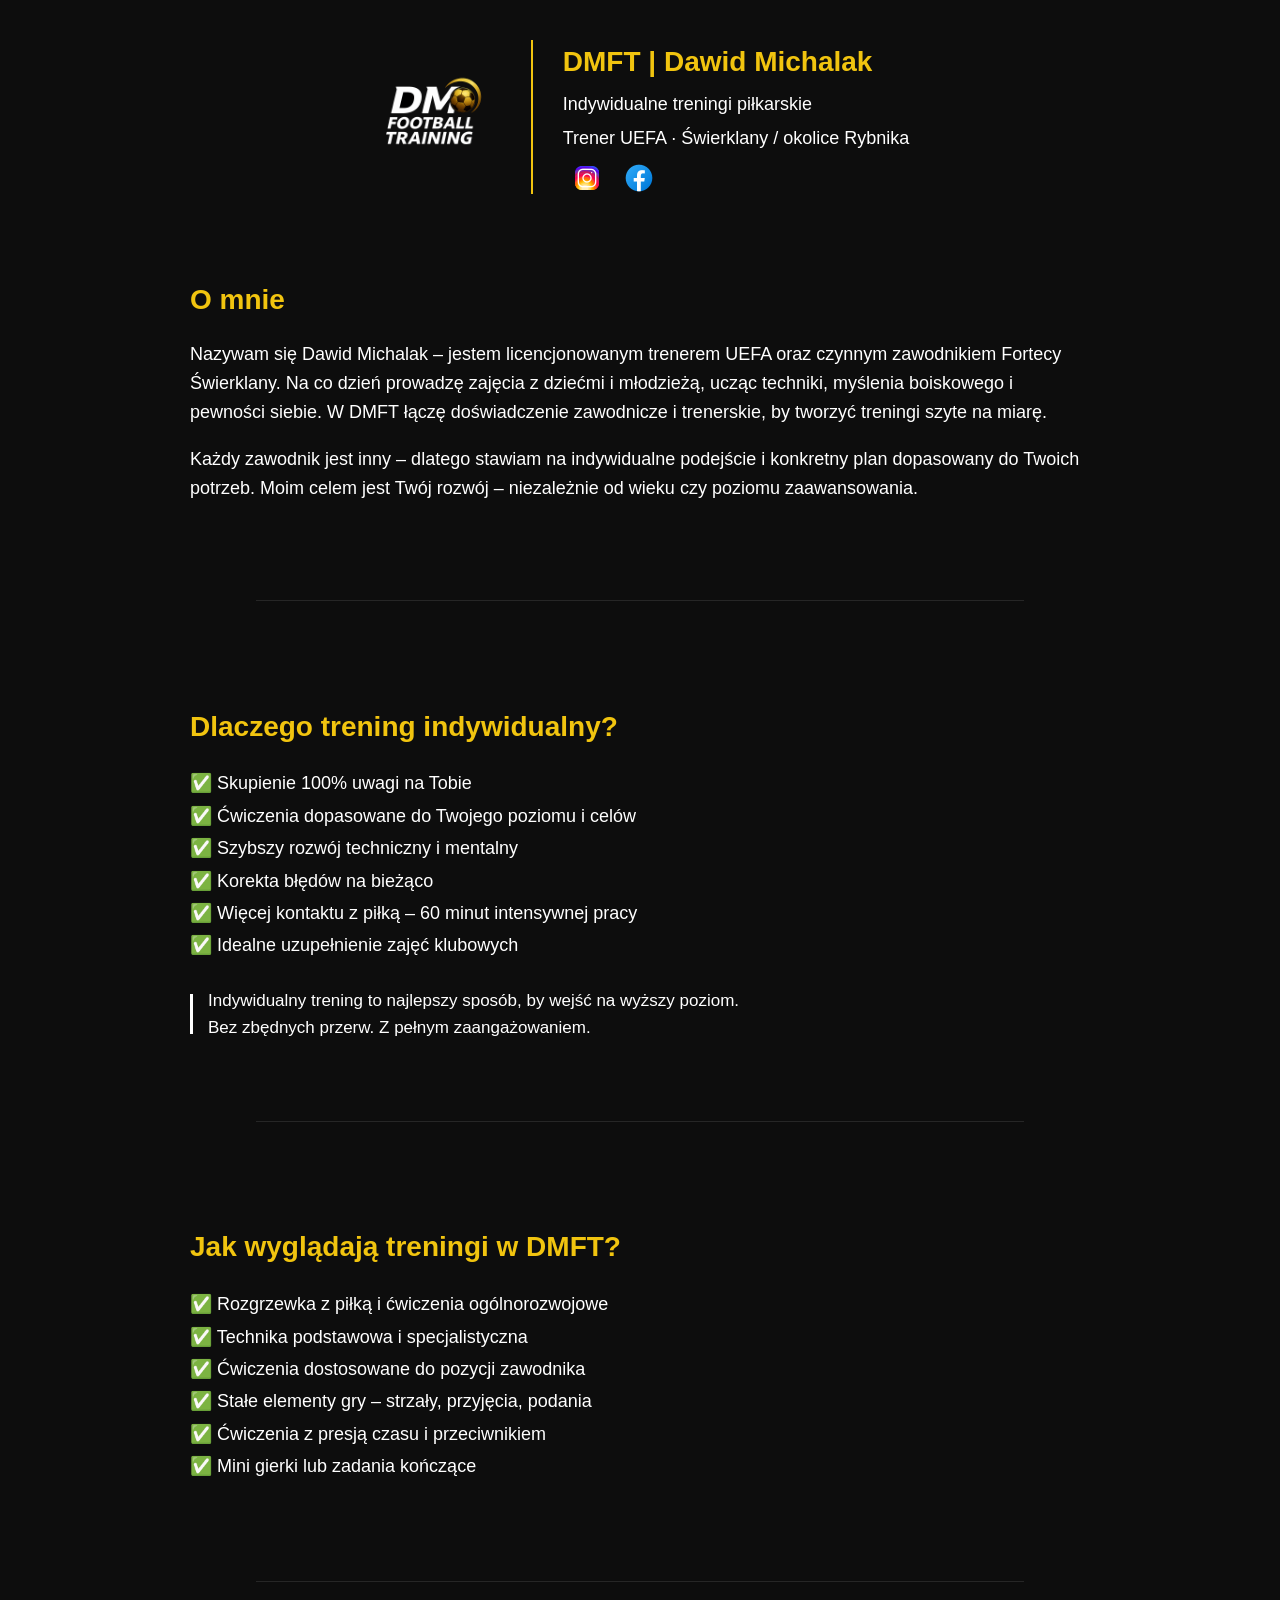
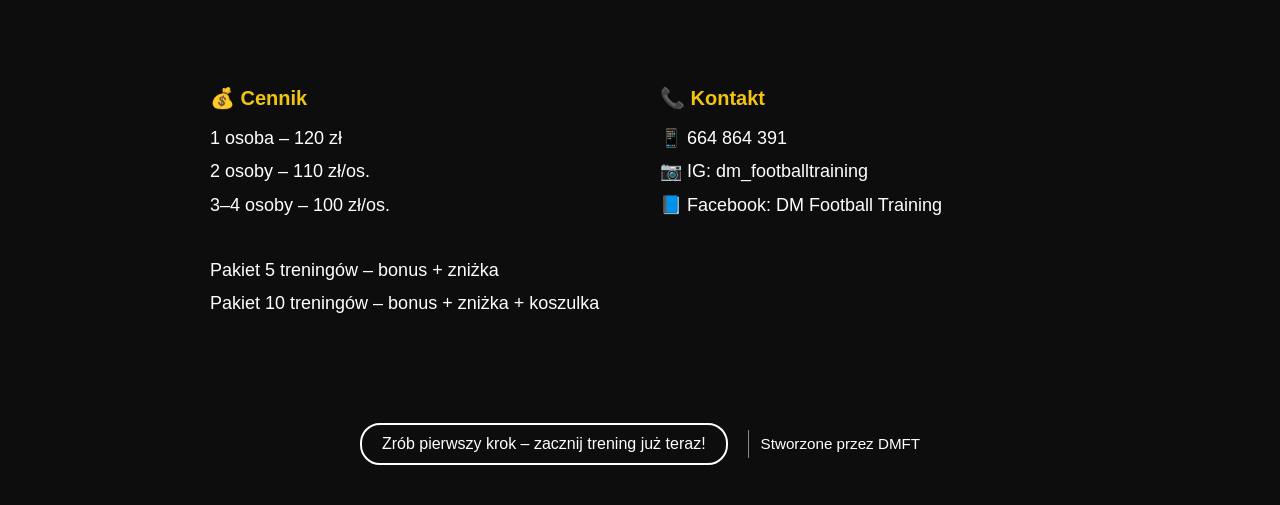
<file: index_dmft_fullwidth_tlo.html>
<!DOCTYPE html>

<html lang="pl">
<head>
<meta charset="utf-8"/>
<title>DMFT | Indywidualne treningi piłkarskie z pasją</title>
  <link rel="icon" href="favicon.png" type="image/png" />
<style>
  h2 {
    font-size: 28px;
  }
  p {
    font-size: 18px;
  }
        body {
            background-color: #0d0d0d;
            color: #ffffff;
            font-family: Arial, sans-serif;
            margin: 0;
            padding: 0;
            line-height: 1.6;
        }

        header {
            display: flex;
            align-items: center;
            justify-content: center;
            padding: 40px 20px 20px;
            gap: 40px;
        }

        header img {
            height: 120px;
        }

        .header-text {
            border-left: 2px solid #f1c40f;
            padding-left: 30px;
        }

        .header-text h1 {
            font-size: 28px;
            color: #f1c40f;
            margin: 0;
        }

        .header-text p {
            margin: 5px 0;
            font-size: 18px;
        }

        section {
            padding: 40px 20px;
            max-width: 900px;
            margin: 0 auto;
        }

        h2 {
            color: #f1c40f;
            font-size: 24px;
            margin-bottom: 10px;
        }

        hr {
            border: none;
            border-top: 1px solid rgba(255, 255, 255, 0.1);
            margin: 40px auto;
            width: 60%;
        }

        .price-contact {
            display: flex;
            justify-content: space-between;
            flex-wrap: wrap;
            padding-top: 20px;
        }

        .price-contact > div {
            flex: 1;
            padding: 20px;
            min-width: 280px;
        }

        .price-contact h3 {
            color: #f1c40f;
            font-size: 20px;
            margin-bottom: 10px;
        }

        .price-contact p {
            margin: 5px 0;
        }

        .contact p {
            font-size: 18px;
        }

    
.dlaczego-bg {
  background-image: url('chopek.png');
  background-size: cover;
  background-position: center right;
  background-repeat: no-repeat;
  background-attachment: scroll;
  padding: 40px 20px;
}

.dlaczego-bg .content-container {
  max-width: 900px;
  margin: 0 auto;
}

</style>
<style>
  h2 {
    font-size: 28px;
  }
  p {
    font-size: 18px;
  }
  .cta-button {
    display: inline-block;
    padding: 12px 24px;
    margin-top: 20px;
    font-size: 16px;
    font-weight: 600;
    color: white;
    border: 2px solid white;
    border-radius: 30px;
    text-decoration: none;
    transition: 0.3s;
  }

  .cta-button:hover {
    background-color: white;
    color: black;
  }

  .button-container {
    text-align: center;
    margin-top: 30px;
  }
</style>
</head>
<body>
<header>
<img src="logo.png" alt="Logo DMFT" style="height: 120px;">

<div class="header-text">
<h1>DMFT | Dawid Michalak</h1>
<p>Indywidualne treningi piłkarskie</p>
<p>Trener UEFA · Świerklany / okolice Rybnika</p>
<div style="margin-top: 10px;">
  <a href="https://www.instagram.com/dm_footballtraining" target="_blank" style="display: inline-block; margin: 0 8px;">
    <img src="insta.png" alt="Instagram" style="height: 32px; vertical-align: middle;">
  </a>
  <a href="https://www.facebook.com" target="_blank" style="display: inline-block; margin: 0 8px;">
    <img src="fb.png" alt="Facebook" style="height: 32px; vertical-align: middle;">
  </a>
</div>


</div>
</header>
<section>
<h2>O mnie</h2>
<p>Nazywam się Dawid Michalak – jestem licencjonowanym trenerem UEFA oraz czynnym zawodnikiem Fortecy Świerklany. Na co dzień prowadzę zajęcia z dziećmi i młodzieżą, ucząc techniki, myślenia boiskowego i pewności siebie. W DMFT łączę doświadczenie zawodnicze i trenerskie, by tworzyć treningi szyte na miarę.</p>
<p>Każdy zawodnik jest inny – dlatego stawiam na indywidualne podejście i konkretny plan dopasowany do Twoich potrzeb. Moim celem jest Twój rozwój – niezależnie od wieku czy poziomu zaawansowania.</p>
</section>
<hr/>
<section>
<div class="section">
  <h2 class="section-title">Dlaczego trening indywidualny?</h2>
  <div class="text-content">
    <ul style="list-style: none; padding-left: 0; line-height: 1.8em; font-size: 18px;">
      <li>✅ Skupienie 100% uwagi na Tobie</li>
      <li>✅ Ćwiczenia dopasowane do Twojego poziomu i celów</li>
      <li>✅ Szybszy rozwój techniczny i mentalny</li>
      <li>✅ Korekta błędów na bieżąco</li>
      <li>✅ Więcej kontaktu z piłką – 60 minut intensywnej pracy</li>
      <li>✅ Idealne uzupełnienie zajęć klubowych</li>
    </ul>
<div style="display: flex; align-items: center; margin-top: 25px; max-width: 700px;">
  <div style="width: 3px; height: 40px; background-color: #ffffff; margin-right: 15px;"></div>
  <p style="margin: 0; font-size: 17px; line-height: 1.6;">
    Indywidualny trening to najlepszy sposób, by wejść na wyższy poziom.<br>
    Bez zbędnych przerw. Z pełnym zaangażowaniem.
  </p>
</div>


</div>

</section>
<hr/>
  <section>
  <div class="section">
    <h2 class="section-title">Jak wyglądają treningi w DMFT?</h2>
    <div class="text-content">
      <ul style="list-style: none; padding-left: 0; line-height: 1.8em; font-size: 18px;">
        <li>✅ Rozgrzewka z piłką i ćwiczenia ogólnorozwojowe</li>
        <li>✅ Technika podstawowa i specjalistyczna</li>
        <li>✅ Ćwiczenia dostosowane do pozycji zawodnika</li>
        <li>✅ Stałe elementy gry – strzały, przyjęcia, podania</li>
        <li>✅ Ćwiczenia z presją czasu i przeciwnikiem</li>
        <li>✅ Mini gierki lub zadania kończące</li>
      </ul>
    </div>
  </div>
</section>
<hr>

<section class="price-contact">
<div class="prices">
<h3>💰 Cennik</h3>
<p>1 osoba – 120 zł</p>
<p>2 osoby – 110 zł/os.</p>
<p>3–4 osoby – 100 zł/os.</p>
<br/>
<p>Pakiet 5 treningów – bonus + zniżka</p>
<p>Pakiet 10 treningów – bonus + zniżka + koszulka</p>
</div>
<div class="contact">
<h3>📞 Kontakt</h3>
<p>📱 664 864 391</p>
<p>📷 IG: dm_footballtraining</p>
<p>📘 Facebook: DM Football Training</p>
</div>
</section>
</body>
</html>
<footer style="margin-top: 40px; margin-bottom: 40px; text-align: center;">
  <div style="display: flex; justify-content: center; align-items: center; gap: 20px; flex-wrap: wrap;">
    <button style="background: none; border: 2px solid white; padding: 10px 20px; border-radius: 20px; color: white; font-size: 1rem; cursor: pointer;">
      Zrób pierwszy krok – zacznij trening już teraz!
    </button>

    <!-- Kreska i tekst razem w flexboxie -->
    <div style="display: flex; align-items: center; gap: 12px;">
      <div style="height: 28px; width: 1px; background-color: #888;"></div>
      <span style="color: white; font-size: 0.95rem;">Stworzone przez DMFT</span>
    </div>
  </div>
</footer>
</file>
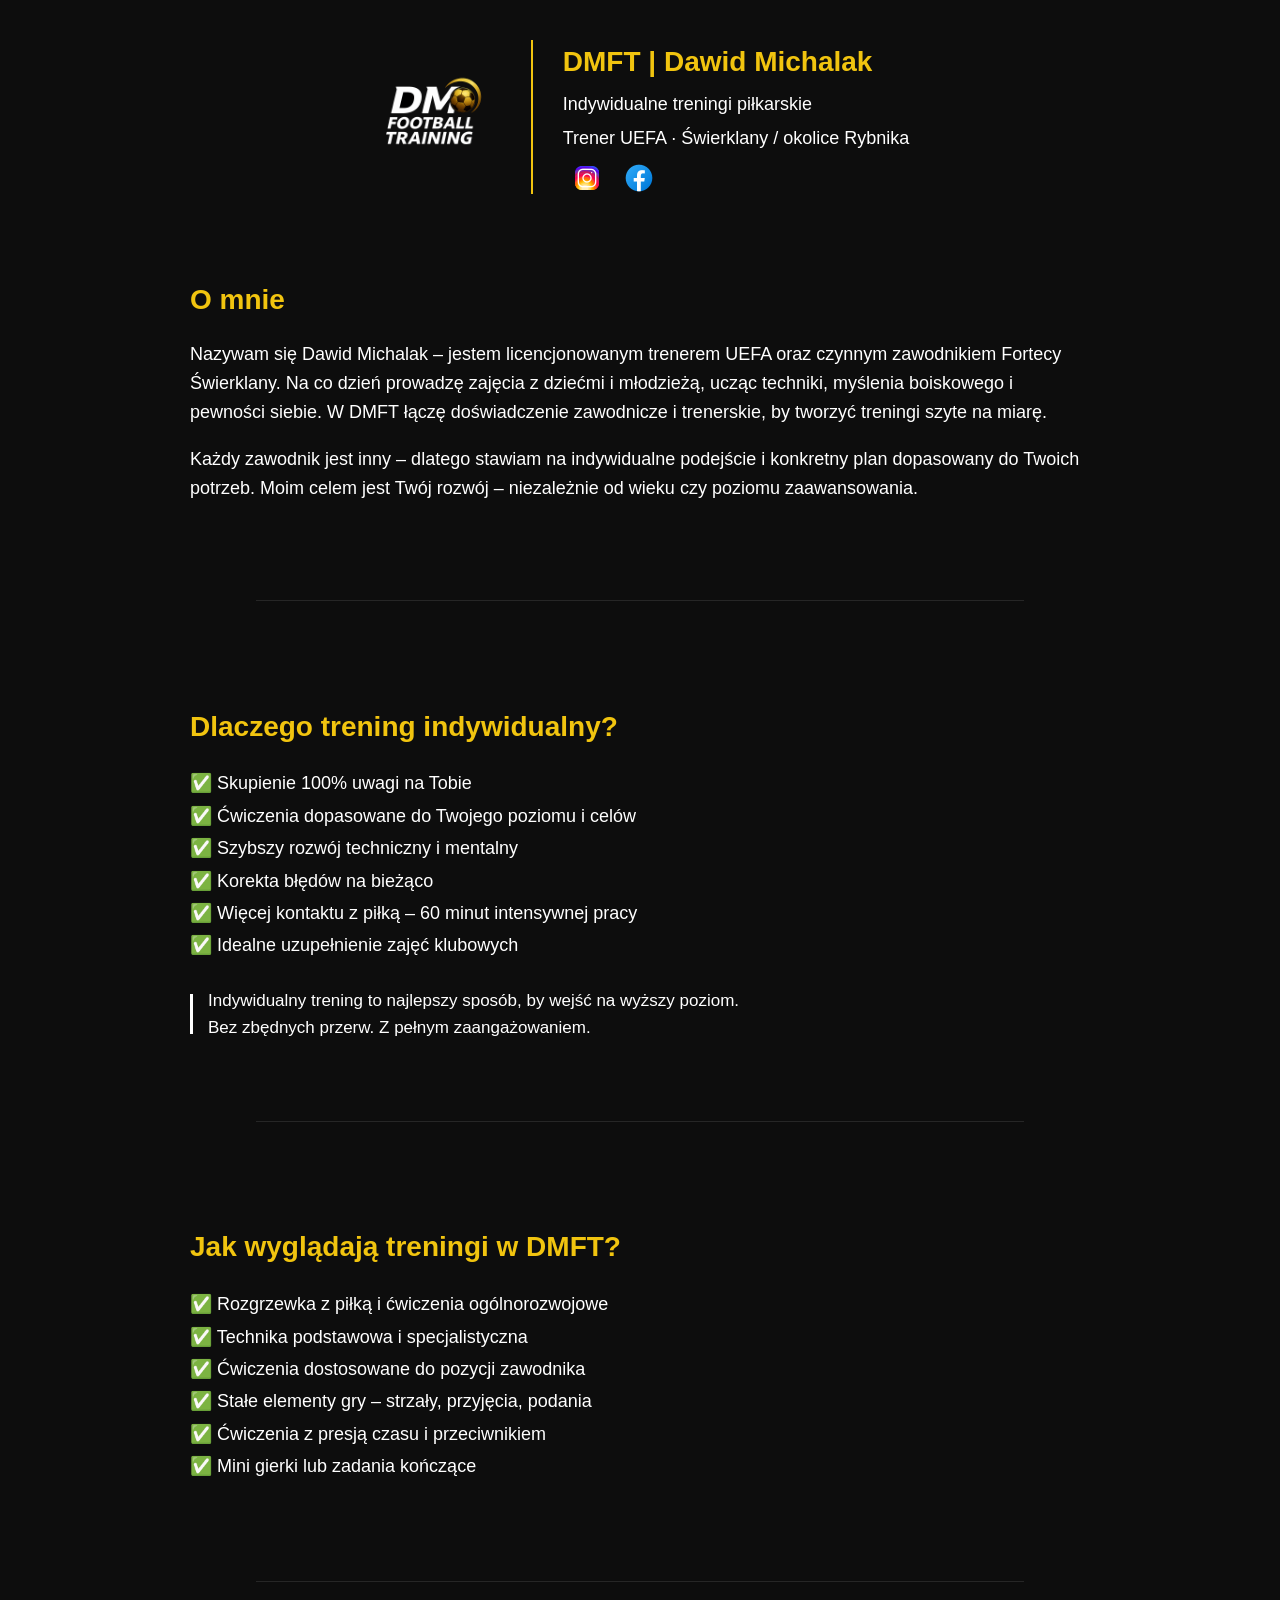
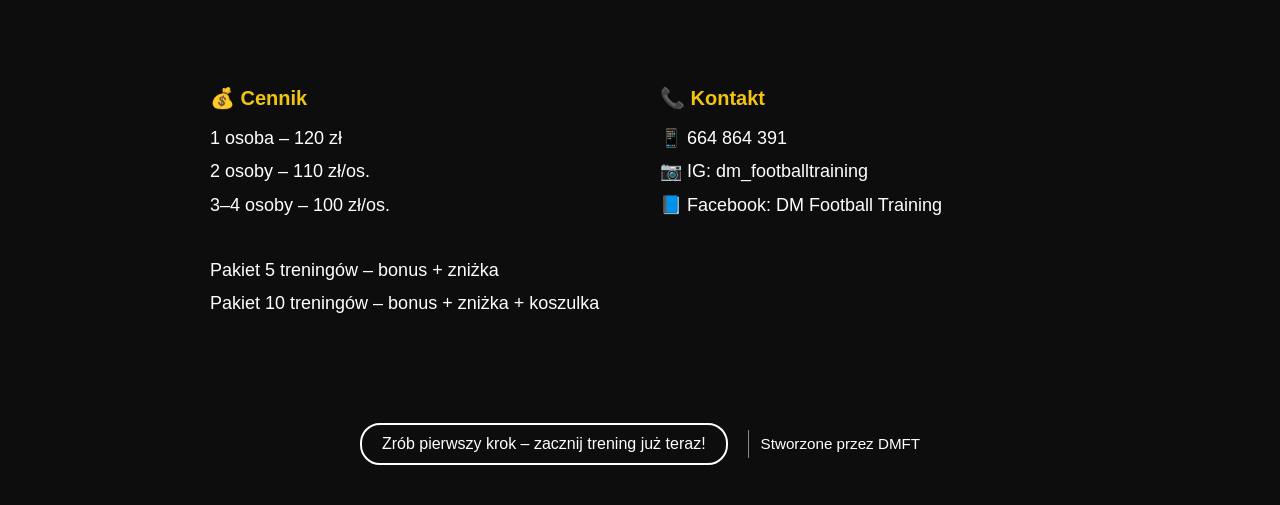
<file: index_dmft_tlo_poprawione.html>
<!DOCTYPE html>

<html lang="pl">
<head>
<meta charset="utf-8"/>
<title>DMFT | Indywidualne treningi piłkarskie z pasją</title>
  <link rel="icon" href="favicon.png" type="image/png" />
<style>
  h2 {
    font-size: 28px;
  }
  p {
    font-size: 18px;
  }
        body {
            background-color: #0d0d0d;
            color: #ffffff;
            font-family: Arial, sans-serif;
            margin: 0;
            padding: 0;
            line-height: 1.6;
        }

        header {
            display: flex;
            align-items: center;
            justify-content: center;
            padding: 40px 20px 20px;
            gap: 40px;
        }

        header img {
            height: 120px;
        }

        .header-text {
            border-left: 2px solid #f1c40f;
            padding-left: 30px;
        }

        .header-text h1 {
            font-size: 28px;
            color: #f1c40f;
            margin: 0;
        }

        .header-text p {
            margin: 5px 0;
            font-size: 18px;
        }

        section {
            padding: 40px 20px;
            max-width: 900px;
            margin: 0 auto;
        }

        h2 {
            color: #f1c40f;
            font-size: 24px;
            margin-bottom: 10px;
        }

        hr {
            border: none;
            border-top: 1px solid rgba(255, 255, 255, 0.1);
            margin: 40px auto;
            width: 60%;
        }

        .price-contact {
            display: flex;
            justify-content: space-between;
            flex-wrap: wrap;
            padding-top: 20px;
        }

        .price-contact > div {
            flex: 1;
            padding: 20px;
            min-width: 280px;
        }

        .price-contact h3 {
            color: #f1c40f;
            font-size: 20px;
            margin-bottom: 10px;
        }

        .price-contact p {
            margin: 5px 0;
        }

        .contact p {
            font-size: 18px;
        }

    
.dlaczego-bg {
  background-image: url('chopek.png');
  background-size: cover;
  background-position: center right;
  background-repeat: no-repeat;
  background-attachment: scroll;
  padding: 40px 20px;
}

.dlaczego-bg .content-container {
  max-width: 900px;
  margin: 0 auto;
}


.dlaczego-bg .content-container,
.dlaczego-bg .text-content {
  background-color: transparent;
}

</style>
<style>
  h2 {
    font-size: 28px;
  }
  p {
    font-size: 18px;
  }
  .cta-button {
    display: inline-block;
    padding: 12px 24px;
    margin-top: 20px;
    font-size: 16px;
    font-weight: 600;
    color: white;
    border: 2px solid white;
    border-radius: 30px;
    text-decoration: none;
    transition: 0.3s;
  }

  .cta-button:hover {
    background-color: white;
    color: black;
  }

  .button-container {
    text-align: center;
    margin-top: 30px;
  }
</style>
</head>
<body>
<header>
<img src="logo.png" alt="Logo DMFT" style="height: 120px;">

<div class="header-text">
<h1>DMFT | Dawid Michalak</h1>
<p>Indywidualne treningi piłkarskie</p>
<p>Trener UEFA · Świerklany / okolice Rybnika</p>
<div style="margin-top: 10px;">
  <a href="https://www.instagram.com/dm_footballtraining" target="_blank" style="display: inline-block; margin: 0 8px;">
    <img src="insta.png" alt="Instagram" style="height: 32px; vertical-align: middle;">
  </a>
  <a href="https://www.facebook.com" target="_blank" style="display: inline-block; margin: 0 8px;">
    <img src="fb.png" alt="Facebook" style="height: 32px; vertical-align: middle;">
  </a>
</div>


</div>
</header>
<section>
<h2>O mnie</h2>
<p>Nazywam się Dawid Michalak – jestem licencjonowanym trenerem UEFA oraz czynnym zawodnikiem Fortecy Świerklany. Na co dzień prowadzę zajęcia z dziećmi i młodzieżą, ucząc techniki, myślenia boiskowego i pewności siebie. W DMFT łączę doświadczenie zawodnicze i trenerskie, by tworzyć treningi szyte na miarę.</p>
<p>Każdy zawodnik jest inny – dlatego stawiam na indywidualne podejście i konkretny plan dopasowany do Twoich potrzeb. Moim celem jest Twój rozwój – niezależnie od wieku czy poziomu zaawansowania.</p>
</section>
<hr/>
<section>
<div class="section">
  <h2 class="section-title">Dlaczego trening indywidualny?</h2>
  <div class="text-content">
    <ul style="list-style: none; padding-left: 0; line-height: 1.8em; font-size: 18px;">
      <li>✅ Skupienie 100% uwagi na Tobie</li>
      <li>✅ Ćwiczenia dopasowane do Twojego poziomu i celów</li>
      <li>✅ Szybszy rozwój techniczny i mentalny</li>
      <li>✅ Korekta błędów na bieżąco</li>
      <li>✅ Więcej kontaktu z piłką – 60 minut intensywnej pracy</li>
      <li>✅ Idealne uzupełnienie zajęć klubowych</li>
    </ul>
<div style="display: flex; align-items: center; margin-top: 25px; max-width: 700px;">
  <div style="width: 3px; height: 40px; background-color: #ffffff; margin-right: 15px;"></div>
  <p style="margin: 0; font-size: 17px; line-height: 1.6;">
    Indywidualny trening to najlepszy sposób, by wejść na wyższy poziom.<br>
    Bez zbędnych przerw. Z pełnym zaangażowaniem.
  </p>
</div>


</div>

</section>
<hr/>
  <section>
  <div class="section">
    <h2 class="section-title">Jak wyglądają treningi w DMFT?</h2>
    <div class="text-content">
      <ul style="list-style: none; padding-left: 0; line-height: 1.8em; font-size: 18px;">
        <li>✅ Rozgrzewka z piłką i ćwiczenia ogólnorozwojowe</li>
        <li>✅ Technika podstawowa i specjalistyczna</li>
        <li>✅ Ćwiczenia dostosowane do pozycji zawodnika</li>
        <li>✅ Stałe elementy gry – strzały, przyjęcia, podania</li>
        <li>✅ Ćwiczenia z presją czasu i przeciwnikiem</li>
        <li>✅ Mini gierki lub zadania kończące</li>
      </ul>
    </div>
  </div>
</section>
<hr>

<section class="price-contact">
<div class="prices">
<h3>💰 Cennik</h3>
<p>1 osoba – 120 zł</p>
<p>2 osoby – 110 zł/os.</p>
<p>3–4 osoby – 100 zł/os.</p>
<br/>
<p>Pakiet 5 treningów – bonus + zniżka</p>
<p>Pakiet 10 treningów – bonus + zniżka + koszulka</p>
</div>
<div class="contact">
<h3>📞 Kontakt</h3>
<p>📱 664 864 391</p>
<p>📷 IG: dm_footballtraining</p>
<p>📘 Facebook: DM Football Training</p>
</div>
</section>
</body>
</html>
<footer style="margin-top: 40px; margin-bottom: 40px; text-align: center;">
  <div style="display: flex; justify-content: center; align-items: center; gap: 20px; flex-wrap: wrap;">
    <button style="background: none; border: 2px solid white; padding: 10px 20px; border-radius: 20px; color: white; font-size: 1rem; cursor: pointer;">
      Zrób pierwszy krok – zacznij trening już teraz!
    </button>

    <!-- Kreska i tekst razem w flexboxie -->
    <div style="display: flex; align-items: center; gap: 12px;">
      <div style="height: 28px; width: 1px; background-color: #888;"></div>
      <span style="color: white; font-size: 0.95rem;">Stworzone przez DMFT</span>
    </div>
  </div>
</footer>
</file>
<file: style.css>
/* DMFT Premium – GitHub Pages (HTML+CSS+JS) */
:root{
  --bg:#0b0c10;
  --panel:#0f1117;
  --panel2:#0c0d12;
  --text:#f4f6fb;
  --muted:rgba(244,246,251,.72);
  --muted2:rgba(244,246,251,.55);
  --gold:#d6b35a;
  --gold2:#b8943f;
  --line:rgba(255,255,255,.08);
  --shadow: 0 18px 50px rgba(0,0,0,.55);
  --shadow2: 0 10px 30px rgba(0,0,0,.45);
  --radius: 18px;
  --radius2: 24px;
  --max: 1100px;
}

*{box-sizing:border-box}
html{scroll-behavior:smooth}
body{
  margin:0;
  font-family:"Poppins",system-ui,-apple-system,Segoe UI,Roboto,Arial;
  background: radial-gradient(1200px 800px at 20% 5%, rgba(214,179,90,.16), transparent 60%),
              radial-gradient(900px 700px at 80% 10%, rgba(214,179,90,.10), transparent 55%),
              var(--bg);
  color:var(--text);
  overflow-x:hidden;
}

a{color:inherit;text-decoration:none}
img{max-width:100%;display:block}
.container{width:min(var(--max), calc(100% - 40px)); margin-inline:auto}

.topline{
  position:fixed; top:0; left:0; right:0; height:3px;
  background: linear-gradient(90deg, transparent, rgba(214,179,90,.65), transparent);
  z-index:9999; filter: blur(.2px);
}

/* Header */
.header{
  position:sticky; top:0; z-index:1000;
  backdrop-filter: blur(16px);
  background: rgba(11,12,16,.62);
  border-bottom: 1px solid rgba(255,255,255,.06);
}
.nav{display:flex; align-items:center; justify-content:space-between; padding:14px 0; gap:18px}
.brand{display:flex; align-items:center; gap:12px}
.brand__logo{width:42px; height:42px; object-fit:contain; filter: drop-shadow(0 10px 18px rgba(0,0,0,.55))}
.brand__text{font-weight:600; letter-spacing:.2px; font-size:14px; color:rgba(244,246,251,.9)}

.menu{display:flex; gap:18px; align-items:center}
.menu__link{
  font-size:13px; color:rgba(244,246,251,.78);
  padding:8px 10px; border-radius:999px;
  transition:.25s ease;
}
.menu__link:hover{color:var(--text); background:rgba(255,255,255,.05)}
.menu__link.active{color:var(--text); background:rgba(214,179,90,.12); border:1px solid rgba(214,179,90,.18)}

.nav__actions{display:flex; align-items:center; gap:10px}

.btn{
  display:inline-flex; align-items:center; justify-content:center;
  padding:12px 16px;
  border-radius:999px;
  font-weight:600;
  font-size:13px;
  transition:.25s ease;
  border:1px solid transparent;
  user-select:none;
}
.btn--primary{
  background: linear-gradient(180deg, rgba(214,179,90,1), rgba(184,148,63,1));
  color:#141414;
  box-shadow: 0 14px 40px rgba(214,179,90,.22);
}
.btn--primary:hover{transform:translateY(-1px); filter:saturate(1.05)}
.btn--ghost{
  border-color: rgba(255,255,255,.12);
  background: rgba(255,255,255,.03);
  color: rgba(244,246,251,.92);
}
.btn--ghost:hover{border-color: rgba(214,179,90,.25); background: rgba(214,179,90,.06)}
.btn--full{width:100%}

.burger{
  display:none;
  width:42px; height:42px;
  border-radius:12px;
  border:1px solid rgba(255,255,255,.12);
  background: rgba(255,255,255,.03);
  cursor:pointer;
}
.burger span{display:block; height:2px; background:rgba(244,246,251,.85); margin:7px 9px; border-radius:4px}

/* Drawer */
.drawer{
  display:none;
  position:fixed;
  inset:0;
  z-index:900; /* under header (1000) */
  padding-top:76px; /* space for sticky header */
  background: rgba(0,0,0,.92);
  backdrop-filter: blur(10px);
  border-top:1px solid rgba(255,255,255,.06);
}
.drawer.open{display:block}
.drawer__inner{
  padding:16px 18px 24px;
  width:min(var(--max), 100%);
  margin:0 auto;
  height:calc(100vh - 76px);
  overflow:auto;
  -webkit-overflow-scrolling: touch;
}
.drawer__link{
  display:block;
  padding:14px 12px;
  border-radius:14px;
  font-weight:700;
  border:1px solid rgba(255,255,255,.10);
  background: rgba(255,255,255,.06);
  margin-bottom:10px;
}
.drawer__link:active{transform:translateY(1px)}
.drawer__cta{display:grid; gap:10px; margin-top:14px}
.drawer__social{display:flex; gap:12px; margin-top:14px; flex-wrap:wrap}
.iconlink{display:flex; align-items:center; gap:10px; font-weight:600; font-size:13px; color:rgba(244,246,251,.85)}
.iconlink img{width:18px; height:18px; opacity:.95}

/* Hero */
.hero{position:relative; padding:72px 0 34px}
.hero__bg{
  position:absolute; inset:-200px -100px auto -100px; height:520px;
  background:
    radial-gradient(550px 300px at 20% 50%, rgba(214,179,90,.25), transparent 60%),
    radial-gradient(520px 280px at 80% 60%, rgba(214,179,90,.18), transparent 58%);
  filter: blur(2px);
  pointer-events:none;
}
.hero__grid{display:grid; grid-template-columns: 1.15fr .85fr; gap:28px; align-items:start}
.pill{
  display:inline-flex; align-items:center; gap:10px;
  padding:10px 14px; border-radius:999px;
  border:1px solid rgba(214,179,90,.20);
  background: rgba(0,0,0,.22);
  color: rgba(244,246,251,.82);
  font-size:12px;
}
.dot{width:10px; height:10px; border-radius:50%; background: rgba(214,179,90,1); box-shadow: 0 0 0 6px rgba(214,179,90,.15)}

.hero__title{
  margin:16px 0 10px;
  font-size:46px;
  line-height:1.05;
  letter-spacing:-.6px;
}
.gold{color:var(--gold)}
.hero__text{margin:0; color:rgba(244,246,251,.80); font-size:15px; max-width:58ch}
.hero__cta{display:flex; gap:12px; margin:18px 0 18px; flex-wrap:wrap}

.hero__meta{display:flex; gap:12px; flex-wrap:wrap; margin-top:10px}
.metaCard{
  padding:12px 14px;
  border-radius:16px;
  border:1px solid rgba(255,255,255,.08);
  background: rgba(255,255,255,.03);
}
.metaCard__kicker{font-size:11px; color:rgba(244,246,251,.62); margin-bottom:4px}
.metaCard__value{font-weight:700; font-size:14px}

.glassCard{
  border-radius: var(--radius2);
  border:1px solid rgba(214,179,90,.18);
  background:
    linear-gradient(180deg, rgba(255,255,255,.05), rgba(255,255,255,.02));
  box-shadow: var(--shadow);
  padding:18px;
  position:relative;
  overflow:hidden;
}
.glassCard:before{
  content:"";
  position:absolute; inset:-40px -50px auto auto;
  width:220px; height:220px;
  background: radial-gradient(circle at 30% 30%, rgba(214,179,90,.28), transparent 60%);
  filter: blur(1px);
  transform: rotate(12deg);
}
.glassCard__top{display:flex; gap:12px; align-items:center; position:relative; z-index:1}
.avatar{width:64px; height:64px; border-radius:20px; position:relative; overflow:hidden}
.avatar img{width:100%; height:100%; object-fit:cover}
.avatar__ring{
  position:absolute; inset:-10px;
  border-radius:24px;
  border:2px solid rgba(214,179,90,.25);
  filter: blur(.2px);
  pointer-events:none;
}
.name{font-weight:800; letter-spacing:.2px}
.role{font-size:13px; color:rgba(244,246,251,.70); margin-top:2px}

.glassCard__list{margin:14px 0 16px; display:grid; gap:10px; position:relative; z-index:1}
.tick{font-weight:600; font-size:13px; color:rgba(244,246,251,.86); position:relative; padding-left:22px}
.tick:before{content:"✓"; position:absolute; left:0; top:0; color:var(--gold); font-weight:800}

.glassCard__buttons{display:grid; gap:10px; position:relative; z-index:1}
.glassCard__social{display:grid; gap:8px; margin-top:14px; position:relative; z-index:1}
.social{
  display:flex; gap:10px; align-items:center;
  padding:10px 12px;
  border-radius:14px;
  border:1px solid rgba(255,255,255,.08);
  background: rgba(0,0,0,.22);
  font-weight:600; font-size:13px; color:rgba(244,246,251,.86);
}
.social img{width:18px; height:18px}

.hero__bottom{margin-top:18px}
.stats{
  display:grid;
  grid-template-columns: repeat(4, 1fr);
  gap:10px;
  padding:14px;
  border-radius: var(--radius2);
  border:1px solid rgba(255,255,255,.06);
  background: rgba(0,0,0,.22);
}
.stats__item{padding:10px 12px; border-radius:16px; border:1px solid rgba(255,255,255,.06); background: rgba(255,255,255,.03)}
.stats__num{font-size:22px; font-weight:800; color:rgba(244,246,251,.94)}
.stats__label{font-size:12px; color:rgba(244,246,251,.66)}

/* Sections */
.section{padding:70px 0}
.section--alt{
  background: linear-gradient(180deg, rgba(255,255,255,.02), transparent 50%);
  border-top:1px solid rgba(255,255,255,.05);
  border-bottom:1px solid rgba(255,255,255,.05);
}
.section__head{margin-bottom:24px}
.section__title{margin:0; font-size:32px; letter-spacing:-.4px}
.section__lead{margin:10px 0 0; color:rgba(244,246,251,.76); max-width:78ch; font-size:14px}

.grid2{display:grid; grid-template-columns: 1fr 1fr; gap:16px}
.panel{
  border-radius: var(--radius2);
  border:1px solid rgba(255,255,255,.08);
  background: rgba(255,255,255,.03);
  padding:18px;
  box-shadow: var(--shadow2);
}
.panel__title{margin:0 0 10px; font-size:18px}
.panel__text{margin:0; color:rgba(244,246,251,.76); font-size:14px; line-height:1.65}
.badges{display:flex; gap:10px; flex-wrap:wrap; margin-top:14px}
.badge{
  padding:8px 12px;
  border-radius:999px;
  border:1px solid rgba(255,255,255,.10);
  background: rgba(0,0,0,.20);
  font-size:12px;
  font-weight:700;
  color:rgba(244,246,251,.82);
}
.badge--gold{
  border-color: rgba(214,179,90,.22);
  background: rgba(214,179,90,.08);
  color: rgba(214,179,90,.96);
}

.checklist{display:grid; gap:10px}
.check{position:relative; padding-left:22px; color:rgba(244,246,251,.84); font-weight:600; font-size:13px}
.check:before{content:"•"; position:absolute; left:8px; top:-1px; color:var(--gold); font-weight:900}

.cards3{display:grid; grid-template-columns: repeat(3, 1fr); gap:14px}
.card{
  border-radius: var(--radius2);
  border:1px solid rgba(255,255,255,.08);
  background: rgba(0,0,0,.22);
  padding:18px;
  box-shadow: var(--shadow2);
  transition:.25s ease;
}
.card:hover{transform:translateY(-2px); border-color: rgba(214,179,90,.20)}
.card__icon{font-size:22px}
.card__title{margin:10px 0 6px; font-size:17px}
.card__text{margin:0; color:rgba(244,246,251,.74); font-size:13px; line-height:1.6}

.note{
  margin-top:16px;
  border-radius: var(--radius2);
  border:1px solid rgba(214,179,90,.18);
  background: rgba(214,179,90,.06);
  padding:14px 16px;
}
.note__title{font-weight:800; color:rgba(214,179,90,.95); font-size:13px}
.note__text{margin-top:6px; color:rgba(244,246,251,.78); font-size:13px}

.steps{display:grid; grid-template-columns: repeat(3, 1fr); gap:14px}
.step{
  border-radius: var(--radius2);
  border:1px solid rgba(255,255,255,.08);
  background: rgba(255,255,255,.03);
  padding:18px;
}
.step__num{
  width:44px; height:44px; border-radius:16px;
  display:grid; place-items:center;
  font-weight:900;
  color:rgba(214,179,90,.95);
  background: rgba(214,179,90,.08);
  border:1px solid rgba(214,179,90,.18);
}
.step__title{margin:12px 0 6px; font-size:17px}
.step__text{margin:0; color:rgba(244,246,251,.74); font-size:13px; line-height:1.6}

.quote{
  margin-top:18px;
  border-radius: var(--radius2);
  border:1px solid rgba(255,255,255,.08);
  background: rgba(0,0,0,.22);
  padding:18px;
  display:flex; gap:14px;
  align-items:flex-start;
}
.quote__mark{font-size:44px; line-height:1; color:rgba(214,179,90,.9)}
.quote__text{font-weight:800; letter-spacing:-.2px; font-size:18px; color:rgba(244,246,251,.92)}

/* Pricing */
.pricing{display:grid; grid-template-columns: repeat(3, 1fr); gap:14px}
.priceCard{
  border-radius: var(--radius2);
  border:1px solid rgba(255,255,255,.08);
  background: rgba(0,0,0,.22);
  padding:18px;
  box-shadow: var(--shadow2);
  position:relative;
  overflow:hidden;
}
.priceCard--featured{
  border-color: rgba(214,179,90,.22);
  background: linear-gradient(180deg, rgba(214,179,90,.08), rgba(0,0,0,.22));
}
.ribbon{
  position:absolute; top:14px; right:-40px;
  transform: rotate(25deg);
  background: rgba(214,179,90,.95);
  color:#141414;
  font-weight:900;
  font-size:11px;
  padding:8px 50px;
  box-shadow: 0 12px 24px rgba(214,179,90,.18);
}
.priceCard__top{display:flex; justify-content:space-between; gap:12px; align-items:flex-start}
.priceCard__title{margin:0; font-size:18px}
.priceCard__price{font-weight:900; font-size:18px; text-align:right}
.muted{color:rgba(244,246,251,.64); font-weight:600; font-size:12px}

.priceCard__list{margin:14px 0 14px; display:grid; gap:10px}
.bullet{position:relative; padding-left:22px; font-weight:700; font-size:13px; color:rgba(244,246,251,.84)}
.bullet:before{content:"✓"; position:absolute; left:0; top:0; color:var(--gold); font-weight:900}

.priceCard__packs{
  margin:12px 0 14px;
  display:grid; gap:10px;
}
.pack{
  display:flex; justify-content:space-between; gap:10px;
  padding:10px 12px;
  border-radius:14px;
  border:1px solid rgba(255,255,255,.08);
  background: rgba(255,255,255,.03);
  font-weight:800; font-size:13px;
}

.extras{margin-top:16px; display:grid; grid-template-columns: 1fr 1fr; gap:14px}
.extras__card{
  border-radius: var(--radius2);
  border:1px solid rgba(255,255,255,.08);
  background: rgba(255,255,255,.03);
  padding:18px;
  box-shadow: var(--shadow2);
}
.extras__card--thin{background: rgba(0,0,0,.22)}
.extras__title{margin:0 0 8px; font-size:16px}
.extras__text{margin:0; color:rgba(244,246,251,.76); font-size:13px; line-height:1.6}

/* Contact */
.contact{display:grid; grid-template-columns: 1fr 1fr; gap:14px}
.contact__card{
  border-radius: var(--radius2);
  border:1px solid rgba(255,255,255,.08);
  background: rgba(0,0,0,.22);
  padding:18px;
  box-shadow: var(--shadow2);
}
.contact__title{font-weight:900; font-size:14px; color:rgba(244,246,251,.86)}
.contact__big{font-size:30px; font-weight:900; letter-spacing:-.4px; margin:8px 0}
.contact__small{color:rgba(244,246,251,.72); font-size:13px; line-height:1.6}
.contact__buttons{display:flex; gap:10px; margin:14px 0; flex-wrap:wrap}
.contact__social{display:grid; gap:10px}

.miniFaq{display:grid; gap:12px; margin-top:12px}
.miniFaq__q{font-weight:900; font-size:13px}
.miniFaq__a{margin-top:6px; color:rgba(244,246,251,.74); font-size:13px; line-height:1.6}

.footerMark{margin-top:16px; display:flex; gap:12px; align-items:center}
.footerMark img{width:44px; height:44px; object-fit:contain}
.footerMark__title{font-weight:900}
.footerMark__sub{font-size:12px; color:rgba(244,246,251,.70)}

.footer{
  margin-top:22px;
  padding-top:18px;
  border-top:1px solid rgba(255,255,255,.06);
  display:flex; align-items:center; justify-content:space-between; gap:12px;
  color:rgba(244,246,251,.62);
  font-size:12px;
}
.toTop{font-weight:900; color:rgba(244,246,251,.82)}

/* Reveal animation */
.reveal{opacity:0; transform:translateY(14px); transition: .7s ease}
.reveal.visible{opacity:1; transform:translateY(0)}

/* Responsive */
@media (max-width: 980px){
  .menu{display:none}
  .burger{display:inline-block}
  .hero__grid{grid-template-columns:1fr}
  .hero__title{font-size:38px}
  .stats{grid-template-columns: repeat(2, 1fr)}
  .grid2{grid-template-columns:1fr}
  .cards3{grid-template-columns:1fr}
  .steps{grid-template-columns:1fr}
  .pricing{grid-template-columns:1fr}
  .extras{grid-template-columns:1fr}
  .contact{grid-template-columns:1fr}
}


/* Lock page when mobile drawer is open */
body.drawer-open{overflow:hidden;}

/* === Mobile: większy odstęp między białym tytułem a złotą linijką (Hero) === */
@media (max-width: 640px){
  .hero__title .gold{
    display:block;
    margin-top: 14px; /* odstęp między "treningi piłkarskie" a "Skupienie..." */
    line-height: 1.12;
  }
}
</file>
